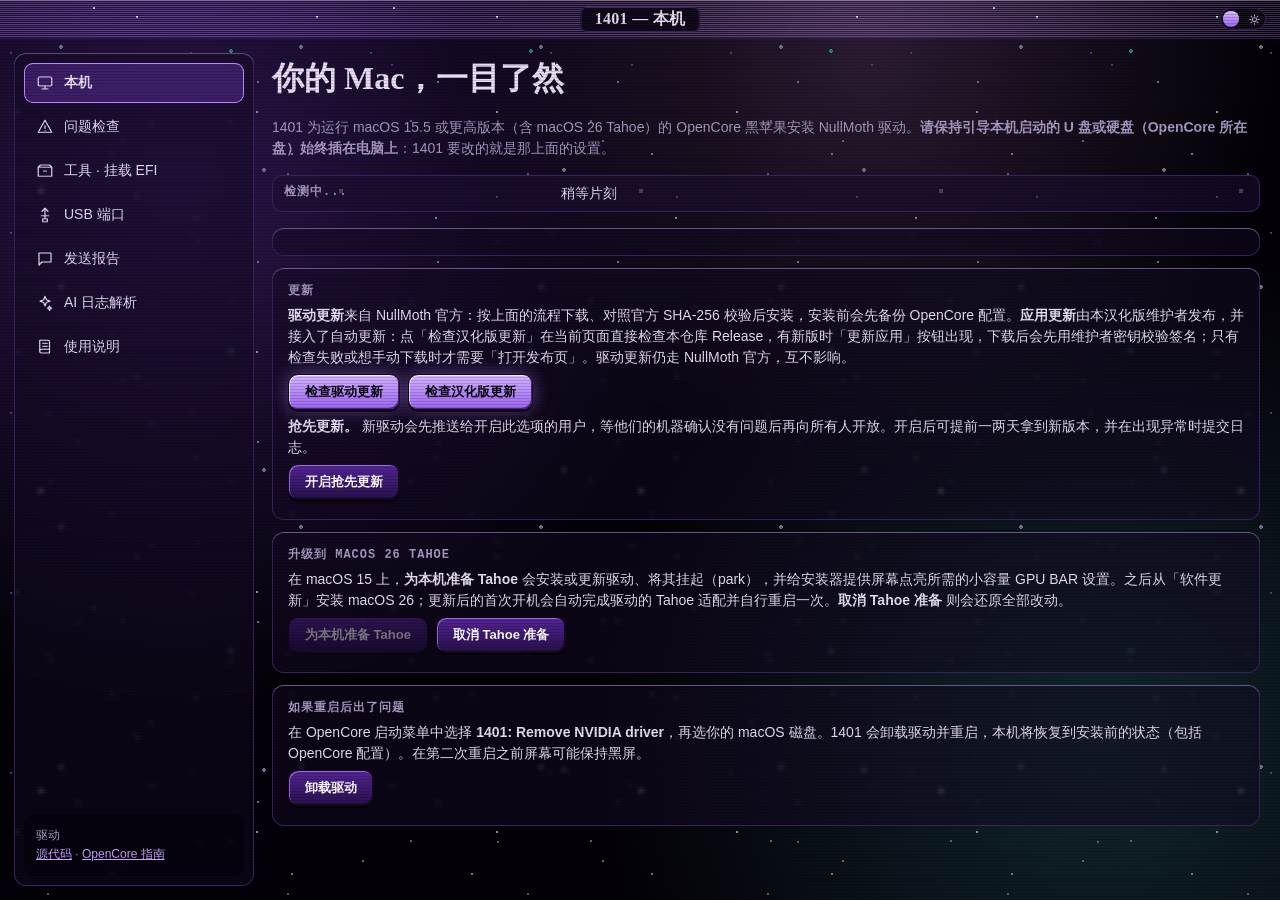
<file: mac/Resources/index.html>
<!doctype html>
<html lang="zh-CN"><head><meta charset="utf-8">
<meta http-equiv="Content-Security-Policy" content="default-src 'none'; img-src 'self'; style-src 'self'; script-src 'self'; connect-src https: http://127.0.0.1:* http://localhost:* http://127.0.0.1:11434 http://localhost:11434">
<title>1401</title>
<link rel="stylesheet" href="app.css">
</head><body>
<div class="desk" id="desk">
<div class="sky sky1" aria-hidden="true"></div><div class="sky sky2" aria-hidden="true"></div><div class="sky sky3" aria-hidden="true"></div>

<header class="bar">
<span class="ttl" id="ttl">1401 — 本机</span>
<button type="button" class="theme" id="theme" aria-label="切换浅色与深色模式">
<svg class="moon" viewBox="0 0 12 12" aria-hidden="true"><path d="M8.5 7.5A4 4 0 0 1 4.5 2.2a4 4 0 1 0 4 5.3z"/></svg>
<svg class="sun" viewBox="0 0 12 12" aria-hidden="true"><circle cx="6" cy="6" r="2.2"/><path d="M6 .8v1.4M6 9.8v1.4M.8 6h1.4M9.8 6h1.4M2.3 2.3l1 1M8.7 8.7l1 1M2.3 9.7l1-1M8.7 3.3l1-1"/></svg>
<span class="knob"></span></button>
</header>

<div class="main">
<nav class="pane side" aria-label="分区">
<button type="button" class="nav tab on" data-t="drv" data-title="本机"><svg class="i" viewBox="0 0 24 24" aria-hidden="true"><rect x="3" y="4" width="18" height="12" rx="2"/><path d="M8 20h8M12 16v4"/></svg>本机</button>
<button type="button" class="nav tab" data-t="efi" data-title="问题检查"><svg class="i" viewBox="0 0 24 24" aria-hidden="true"><path d="M12 3l9 16H3z"/><path d="M12 10v4M12 17h.01"/></svg>问题检查<span class="count" id="efin" hidden></span></button>
<button type="button" class="nav tab" data-t="tools" data-title="工具"><svg class="i" viewBox="0 0 24 24" aria-hidden="true"><path d="M3 7h18v12H3z"/><path d="M3 7l3-3h12l3 3M10 12h4"/></svg>工具 · 挂载 EFI</button>
<button type="button" class="nav tab" data-t="usb" data-title="USB 端口"><svg class="i" viewBox="0 0 24 24" aria-hidden="true"><path d="M12 3v14M8 7l4-4 4 4M7 13h10M9 21h6v-4H9z"/></svg>USB 端口</button>
<button type="button" class="nav tab" data-t="crash" data-title="发送报告"><svg class="i" viewBox="0 0 24 24" aria-hidden="true"><path d="M4 4h16v12H8l-4 4z"/></svg>发送报告</button>
<button type="button" class="nav tab" data-t="ailog" data-title="AI 日志解析"><svg class="i" viewBox="0 0 24 24" aria-hidden="true"><path d="M12 3l1.8 4.7L18.5 9.5l-4.7 1.8L12 16l-1.8-4.7L5.5 9.5l4.7-1.8z"/><path d="M18 16l.8 2.2L21 19l-2.2.8L18 22l-.8-2.2L15 19l2.2-.8z"/></svg>AI 日志解析</button>
<button type="button" class="nav tab" data-t="help" data-title="使用说明"><svg class="i" viewBox="0 0 24 24" aria-hidden="true"><path d="M5 3h11a2 2 0 0 1 2 2v15H7a2 2 0 0 1-2-2z"/><path d="M5 17a2 2 0 0 1 2-2h11M9 7h6M9 11h6"/></svg>使用说明</button>
<div class="sidefoot">驱动 <span id="ver"></span><br><a href="#" id="src">源代码</a> · <a href="#" id="ocg">OpenCore 指南</a></div>
</nav>

<main class="content">

<section id="t-drv">
<h1>你的 Mac，一目了然</h1>
<p class="lede">1401 为运行 macOS 15.5 或更高版本（含 macOS 26 Tahoe）的 OpenCore 黑苹果安装 NullMoth 驱动。<b>请保持引导本机启动的 U 盘或硬盘（OpenCore 所在盘）始终插在电脑上</b>：1401 要改的就是那上面的设置。</p>
<table class="pc"><tbody id="mac"><tr><th>检测中...</th><td>稍等片刻</td></tr></tbody></table>

<div id="verdict" class="pane card"></div>

<div id="steps" class="pane card" hidden>
<p class="sh">操作流程</p>
<ol class="todo">
<li id="s1"><b>获取驱动。</b> <span id="s1t"></span> <button type="button" class="b go" id="dl" hidden>下载驱动</button> <span id="dlp"></span></li>
<li id="s2"><b>先看清楚再动手。</b> 1401 会读取你的 OpenCore 配置，并列出它要做的每一处改动。此步不会改任何东西。（macOS 会要求输入密码。） <button type="button" class="b" id="dry" disabled>预览改动清单</button></li>
<li id="s3"><b>安装。</b> 自动备份你的 OpenCore 配置，只执行清单中列出的改动，安装驱动，并在启动菜单里加入 <i>1401: Remove NVIDIA driver</i>。 <button type="button" class="b go" id="go" disabled>安装驱动</button></li>
<li id="s4"><b>重启。</b> 如果 macOS 提示系统扩展被阻止，打开 <a href="#" id="priv">隐私与安全性</a>，点「允许」，然后再重启一次。 <button type="button" class="b" id="rs" disabled>立即重启</button></li>
</ol>
<p id="efirow" hidden>无法确认启动分区。请选择本机启动时所用的 OpenCore 分区： <select id="efi"></select> <button type="button" class="b" id="cfgpick">手动选择 config.plist 文件...</button></p>
</div>

<div id="logwrap" class="pane card" hidden><p class="sh">1401 正在进行的工作</p><pre id="log" aria-live="polite"></pre>
<p class="small"><a href="#" id="logs">打开日志文件夹</a></p></div>

<div class="pane card"><p class="sh">更新</p>
<p><b>驱动更新</b>来自 NullMoth 官方：按上面的流程下载、对照官方 SHA-256 校验后安装，安装前会先备份 OpenCore 配置。<b>应用更新</b>由本汉化版维护者发布，并接入了自动更新：点「检查汉化版更新」在当前页面直接检查本仓库 Release，有新版时「更新应用」按钮出现，下载后会先用维护者密钥校验签名；只有检查失败或想手动下载时才需要「打开发布页」。驱动更新仍走 NullMoth 官方，互不影响。</p>
<p class="row"><button type="button" class="b go" id="updchk">检查驱动更新</button> <button type="button" class="b go" id="zhupd">检查汉化版更新</button> <button type="button" class="b" id="zhrel" hidden>打开发布页</button> <button type="button" class="b go" id="upddrv" hidden>更新驱动</button> <button type="button" class="b go" id="updapp" hidden>更新应用</button> <span id="updr"></span> <span id="appupdstat"></span></p>
<p><b>抢先更新。</b> 新驱动会先推送给开启此选项的用户，等他们的机器确认没有问题后再向所有人开放。开启后可提前一两天拿到新版本，并在出现异常时提交日志。</p>
<p class="row"><button type="button" class="b" id="earlyon">开启抢先更新</button> <button type="button" class="b" id="earlyoff" hidden>关闭抢先更新</button> <span id="earlyr"></span></p></div>

<div class="pane card"><p class="sh">升级到 macOS 26 Tahoe</p>
<p>在 macOS 15 上，<b>为本机准备 Tahoe</b> 会安装或更新驱动、将其挂起（park），并给安装器提供屏幕点亮所需的小容量 GPU BAR 设置。之后从「软件更新」安装 macOS 26；更新后的首次开机会自动完成驱动的 Tahoe 适配并自行重启一次。<b>取消 Tahoe 准备</b> 则会还原全部改动。</p>
<p class="row"><button type="button" class="b" id="upd" disabled>为本机准备 Tahoe</button> <button type="button" class="b" id="swu" hidden>打开软件更新</button> <button type="button" class="b" id="updc">取消 Tahoe 准备</button> <span id="updt"></span></p></div>

<div class="pane card"><p class="sh">如果重启后出了问题</p>
<p>在 OpenCore 启动菜单中选择 <b>1401: Remove NVIDIA driver</b>，再选你的 macOS 磁盘。1401 会卸载驱动并重启，本机将恢复到安装前的状态（包括 OpenCore 配置）。在第二次重启之前屏幕可能保持黑屏。</p>
<p class="row"><button type="button" class="b" id="rm">卸载驱动</button></p></div>
</section>

<section id="t-efi" hidden>
<div class="head"><div><h1>检查我的 EFI</h1>
<p class="lede">对照与你机型相同/相近的机器验证过的配置，检查本机启动所用的 OpenCore 设置，并解释需要修改的地方及具体步骤。只读不写：不会改动任何东西。会要求输入一次密码。</p></div>
<button type="button" class="b go" id="efichk">检查我的 EFI</button></div>
<p id="efichkr"></p>
<div id="efiout"></div>
</section>

<section id="t-tools" hidden>
<h1>工具</h1>
<div class="pane card"><p class="sh">挂载 EFI</p>
<p>EFI 分区保存着你的引导设置。1401 会找到本机启动所用的那个分区，挂载并在访达中打开它。会要求输入一次密码。</p>
<p class="row"><button type="button" class="b go" id="efimount">挂载 EFI</button> <span id="efimountr"></span></p></div>
<div class="pane card"><p class="sh">启动文字（verbose 模式）</p>
<p>开机时显示 macOS 的启动过程细节，而不是只有苹果标志。排查启动卡住时有用。下次重启后生效。</p>
<p class="row"><button type="button" class="b" id="vbon">开启 verbose 模式</button> <button type="button" class="b" id="vboff">关闭 verbose 模式</button></p></div>
<div class="pane card"><p class="sh">内建屏幕亮度（笔记本）</p>
<p>适用于内屏直连 NVIDIA GPU 的笔记本（MUX 已设为 Discrete 或 dGPU）。开启后驱动可从笔记本固件读取面板的亮度控制。默认关闭，因为该调用曾导致部分机器在 GPU 启动时卡住；如果你也卡在那里，请在启动菜单选 <b>1401: Start once without NVIDIA driver</b>，然后在这里把它关掉。</p>
<p class="row"><button type="button" class="b" id="blon">开启亮度控制</button> <button type="button" class="b" id="bloff">关闭亮度控制</button></p></div>
<div class="pane card"><p class="sh">HiDPI（Retina）分辨率模式</p>
<p>让 HiDPI「看起来像」分辨率可用，例如在 2560x1440 屏上使用 1920x1080，包括用 BetterDisplay 等工具添加的自定义分辨率。不开启时这类分辨率会被拒绝并弹回。开启后驱动会以最高两倍于屏幕的尺寸绘制桌面，会占用更多显存。下次重启后生效。</p>
<p class="row"><button type="button" class="b" id="hdon">开启 HiDPI 模式</button> <button type="button" class="b" id="hdoff">关闭 HiDPI 模式</button></p></div>
<div class="pane card" id="autologin" hidden><p class="sh">自动登录</p>
<p>驱动缺失期间，1401 开启了自动登录以便本机能进入桌面。这会把你的密码以可被任何能读取磁盘的人还原的形式存储。驱动正常工作后，请关闭它。</p>
<p class="row"><button type="button" class="b" id="autologinoff">关闭自动登录</button></p></div>
<div class="pane card"><p class="sh">混合输出笔记本（内屏由 Intel 或 AMD 处理器显卡驱动）</p>
<p>多数游戏笔记本把内屏接在处理器显卡上，NVIDIA 卡没有可绘制的屏幕。此功能会在 NVIDIA 驱动旁安装一个面板驱动（Intel 显卡用 Intel 版，带 Radeon 显卡的 Ryzen 用 AMD 版）：NVIDIA 负责渲染，渲染完的每一帧经处理器显卡送到屏幕。Ryzen 笔记本需先关闭 OpenCore 的 Fix PAT 补丁（见 docs/HYBRID-LAPTOPS.md，仅英文版）。<b>复制（copy）</b>方式适用于 Intel 第 11 代及更新；<b>原位扫描输出（scan out in place）</b>是第 12、13 代上更快的等级。此功能尚未在混合输出笔记本上实测，你的「发送日志」就是帮它完善的方式。它需要 NVIDIA 驱动已安装，且上方已校验驱动包。</p>
<p>如果屏幕保持黑屏，请在启动菜单选 <b>1401: Start once without NVIDIA driver</b>，然后在这里关闭。关闭时会一并移除面板驱动。</p>
<p class="row"><button type="button" class="b" id="hybcopy">开启（复制方式）</button> <button type="button" class="b" id="hybimport">开启（原位扫描输出）</button> <button type="button" class="b" id="hyboff">关闭</button> <span id="hybstate"></span></p></div>
<div class="pane card" id="vmdpane" hidden><p class="sh">位于 Intel VMD 或 RAID 之后的硬盘</p>
<p>macOS 只能使用固件以普通 AHCI 或 NVMe 磁盘形式呈现的硬盘。这台机器使用 Intel VMD 或 RAID 存储控制器，内置硬盘可能因此对 macOS 隐藏。两种绕过办法：</p>
<p><b>安装到外置硬盘。</b> 插上 USB SSD（或不在 VMD 之后的 SSD），从 1401 U 盘把 macOS 装上去。内置硬盘和 Windows 不会被动到。在 1401 for Windows 中，构建前勾选 <b>Install macOS on an external drive</b>。</p>
<p><b>关闭 VMD。</b> 1401 for Windows 在构建时会显示你主板的 BIOS 设置路径，并提供 <b>Prepare Windows</b>、<b>Finish</b> 和 <b>Undo</b> 三个选项：Prepare 创建还原点、暂停 BitLocker 并设置标准驱动；随后你在 BIOS 中关闭 VMD；Finish 让 Windows 恢复正常启动；Undo 把每个值改回原样。这些步骤只能在 Windows 上执行，所以本应用只作说明。</p></div>
<div class="pane card" id="exppane"><p class="sh">实验性驱动与功能</p>
<p class="row"><button id="expall" type="button">全选</button> <button id="expnone" type="button">全不选</button></p>
<p>均为离线编写与测试，尚未在所有机型上验证。每一项在勾选并点击「应用」前都保持<b>关闭</b>，且都需要<b>重启</b>。取消勾选再点「应用」即可完全还原；你自己手动设置的参数永远不会被移除。</p>
<p class="small">每一项具体做什么、开启后会有什么影响、哪些不建议开，见左侧栏「使用说明」→ <b>六、实验性驱动与功能</b>。</p>
<p class="row"><label><input type="checkbox" class="expitem" id="exp-kbl" data-id="kbl"> <b>键盘背光</b></label> 笔记本键盘背光按键与亮度调节（NMKbdBacklight kext）。由 OpenCore 加载的驱动：1401 2.9 构建的 EFI 已自带且默认关闭，「应用」会将其开启（旧 EFI 会先从已装的 NVIDIA 驱动中复制进来）。需要 VirtualSMC。离线构建与校验；尚未在笔记本上实测。</p>
<p class="row"><label><input type="checkbox" class="expitem" id="exp-hda" data-id="hda"> <b>NVIDIA 显示音频（含音量控制，macOS 15）</b></label> 来自 NVIDIA 卡的 HDMI / DisplayPort 音频，经 Apple HD Audio 驱动输出，音量滑块和静音可用（NMHDA 驱动）。由 OpenCore 加载，管理方式同键盘背光。仅限 macOS 15：macOS 26 使用 NMXAudio。</p>
<p class="row"><label><input type="checkbox" class="expitem" id="exp-kblhid" data-id="kblhid"> <b>键盘背光（HID 通道）</b></label> 走部分笔记本使用的 HID 通道，功能相同。需先开启上一项。</p>
<p class="row"><label><input type="checkbox" class="expitem" id="exp-tgp" data-id="tgp"> <b>笔记本 GPU 功耗上限</b></label> 接电源时允许 NVIDIA GPU 使用平台完整功耗上限（Dynamic Boost）；用电池时自动释放。</p>
<p class="row"><label><input type="checkbox" class="expitem" id="exp-igpuproxy" data-id="igpuproxy"> <b>内屏走核显</b></label> 混合输出笔记本：当面板接在核显上时，通过代理显示头呈现内屏。</p>
<p class="row"><label><input type="checkbox" class="expitem" id="exp-xvt" data-id="xvt"> <b>AMD / Intel 视频解码</b></label> AMD 和 Intel GPU 上的 AV1 与 VP9 硬件解码。</p>
<p class="row"><label><input type="checkbox" class="expitem" id="exp-hybrid20" data-id="hybrid20"> <b>混合输出笔记本：最新 Intel 显卡</b></label> 让混合面板驱动在 Lunar Lake 与 Panther Lake 显卡上正常唤醒。仅在混合笔记本模式开启时有关；依据 Linux 显示代码编写，尚未在该硬件上运行。</p>
<p class="row"><label><input type="checkbox" class="expitem" id="exp-rtd3" data-id="rtd3"> <b>空闲 GPU 深度休眠</b></label> 空闲时让 NVIDIA 卡进入最深省电状态（runtime D3）。离线编写与测试；其功耗收益和唤醒表现在推荐前会先在工作室机器上测量。</p>
<p class="row"><label><input type="checkbox" class="expitem" id="exp-aspm" data-id="aspm"> <b>空闲链路省电</b></label> 卡空闲时让 NVIDIA 卡与主板间的 PCIe 链路进入休眠（ASPM L1），两端都支持时才生效。默认关闭：驱动会保持固件设定的链路状态，因为在未针对此设计的主板上链路休眠可能导致卡死或掉卡。如果空闲时屏幕冻结，请把这项关掉。</p>
<p class="row"><label><input type="checkbox" class="expitem" id="exp-gameprio" data-id="gameprio"> <b>游戏 GPU 优先级</b></label> 提升游戏的 GPU 调度优先级。</p>
<p class="row"><label><input type="checkbox" class="expitem" id="exp-hwrt" data-id="hwrt"> <b>硬件光线查询</b></label> 通过 NullMoth 自己的加速结构在 RT 核心上执行光线查询。</p>
<p class="row"><label><input type="checkbox" class="expitem" id="exp-curves" data-id="curves"> <b>光线追踪中的曲线图元</b></label> 光线查询中支持曲线（软件遍历，速度较慢）。</p>
<p class="row"><label><input type="checkbox" class="expitem" id="exp-tile" data-id="tile"> <b>Metal 瓦片着色</b></label> 为使用该特性的应用启用瓦片着色。</p>
<p class="row"><label><input type="checkbox" class="expitem" id="exp-icb" data-id="icb"> <b>GPU 编码的命令列表</b></label> 由 GPU 写入的间接命令缓冲。</p>
<p class="row"><button type="button" class="b" id="expapply">应用</button> <span id="expr"></span></p></div>
<div class="pane card"><p class="sh">GPU 加速（boost）</p>
<p>开启期间将 NVIDIA 卡锁定在最高频率，适合受 GPU 空闲到繁忙爬升限制的工作负载。代价是功耗和发热，所以在你手动开启前保持关闭。它会从已校验的驱动包安装一个小型后台任务；任何以 root 运行的内容之前都会先校验包内文件清单。关闭即停止锁频；「移除」则把任务从本机删掉。</p>
<p class="row"><button type="button" class="b" id="boston">开启</button> <button type="button" class="b" id="bostoff">关闭</button> <button type="button" class="b" id="bostrm">移除任务</button> <button type="button" class="b" id="bostat">状态</button> <span id="bostr"></span></p></div>
<div class="pane card"><p class="sh">Ryzen 笔记本功耗配置</p>
<p>Ryzen 笔记本默认按处理器出厂功耗上限运行，用电池时又吵又热。此功能通过 NullMoth 的 RyzenAdj 构建设置一组更安静的配置（默认持续 13 W、慢速 14 W、快速 15 W、70 &deg;C；开启前可在下方修改数值）。它会安装一个只有在开启后才能与处理器电源控制器通信的小内核扩展，以及一个以 root 运行的任务。在你选择开启前保持关闭。</p>
<p>如遇异常，在这里关闭即可：这会移除后台任务、内核扩展和引导设置。</p>
<p class="row">瓦数：持续 <input id="ryst" type="number" min="5" max="65" value="13" style="width:4em"> 慢速 <input id="rysl" type="number" min="5" max="65" value="14" style="width:4em"> 快速 <input id="ryfa" type="number" min="5" max="65" value="15" style="width:4em"> &nbsp; 温度上限 <input id="rytm" type="number" min="50" max="100" value="70" style="width:4em"> &deg;C（瓦数 5–65，持续 ≤ 慢速 ≤ 快速；温度 50–100）</p>
<p class="row"><button type="button" class="b" id="ryzon">开启</button> <button type="button" class="b" id="ryzoff">关闭</button> <button type="button" class="b" id="ryzstat">状态</button></p></div>
<div class="pane card"><p class="sh">AMD / Intel GPU 与 NPU 驱动（测试版）</p>
<p>适用于 macOS 没有驱动的 AMD 和 Intel GPU（Ryzen APU、Radeon RX 7000/9000、Intel Iris Xe 与 Arc 显卡），以及 Intel Core Ultra 和 AMD Ryzen AI 处理器中的 NPU。早期测试版本：你的「发送日志」就是帮它完善的方式。它只从 linux-firmware 下载你的 GPU 和 NPU 所需的固件（逐个文件校验），下次重启后生效。</p>
<p>如果这块 GPU 正在驱动你的屏幕，屏幕可能保持黑屏。此时请在启动菜单选 <b>1401: Start once without NVIDIA driver</b>（它也会挂起这个驱动），然后在这里关闭。</p>
<p class="row"><button type="button" class="b" id="gpuon">开启测试驱动</button> <button type="button" class="b" id="gpuoff">关闭测试驱动</button></p>
<p><b>测试计划。</b> 测试驱动开启期间，每次重启后 1401 会发送一份简短报告：驱动的内核消息、崩溃记录（如有）以及你的 GPU 和构建版本（已去除名称与序列号）。可随时退出。</p>
<p class="row"><button type="button" class="b" id="teston">加入测试计划</button> <button type="button" class="b" id="testoff">退出测试计划</button> <span id="testr"></span></p></div>
<div class="pane card" id="xecard" hidden><p class="sh">Intel Xe 显卡（WhateverXe，测试版）</p>
<p>适用于 macOS 15.8 或 26.7 及以上版本的 Tiger Lake、Alder Lake 和 Raptor Lake Intel 显卡。使用 b00t0x 的 <a href="https://github.com/b00t0x/WhateverXe">WhateverXe</a>：1401 把它加入 OpenCore，你重启后再次点击 <b>开启</b> 即可安装其显卡组件包。组件直接来自作者的 GitHub，逐个校验。开启期间 WhateverGreen 会被停用；<b>关闭</b>会还原所有改动。</p>
<p>如果重启后屏幕保持黑屏，请在启动菜单选 <b>1401: Start once without NVIDIA driver</b>：该次启动同样会停用 WhateverXe。然后在这里关闭。</p>
<p class="row"><button type="button" class="b" id="xeon">开启</button> <button type="button" class="b" id="xeoff">关闭</button></p></div>
<div class="pane card" id="gmcard"><p class="sh">游戏模式</p>
<p>当游戏位于前台并全屏时，优先把处理器让给游戏、限制后台索引和其他应用占用显卡，退出游戏后全部还原。开启期间菜单栏会出现一个手柄图标。开启前保持关闭，关闭即移除。</p>
<p class="row"><button type="button" class="b" id="gmon">开启</button> <button type="button" class="b" id="gmoff" hidden>关闭</button> <span id="gmr" class="small"></span></p></div>
<div class="pane card"><p class="sh">麦克风与摄像头</p>
<p>装上驱动后，macOS 不会在应用使用麦克风或摄像头前征询许可，导致 Discord 之类的应用只收到静音，也从不出现在「隐私与安全性」里。在这里选择应用，授权其使用麦克风、摄像头和屏幕录制。</p>
<p class="row"><button type="button" class="b" id="tccg">选择应用并授权...</button> <span id="tccr"></span></p></div>
<div class="pane card"><p class="sh">驱动设置</p>
<p>HDR、10-bit 色彩、可变刷新率、色彩范围、缩放、环绕、帧率限制等设置，并显示 GPU 的链路与显存信息。每处改动都会完整展示并先征得确认。</p>
<p class="row"><button type="button" class="b" id="settings">打开驱动设置...</button></p></div>
<div class="pane card"><p class="sh">GPU 画像（实验性）</p>
<p>对本机 GPU 进行几分钟的测量：Metal 报告了什么、正确性检查、显存与算力速度，以及若干测试着色器。不改动任何东西，也不触碰显示模式。结果保存在日志文件夹，「发送日志」会一并上传，让下一版驱动能针对你的显卡调优。</p>
<p class="row"><button type="button" class="b" id="gpumap">测量我的 GPU</button> <span id="gpumapr"></span></p></div>
<div class="pane card" id="armcard"><p class="sh">ARM 应用（自愿开启）</p>
<div id="armreq" hidden><p><b id="armreqt"></b></p>
<p class="row"><button type="button" class="b go" id="armreqon" hidden>开启</button> <a href="#" id="armreqno">暂不</a></p></div>
<p>仅面向 Apple 芯片构建的应用可以被转译后在本机上运行。你自己开发的 iPhone / iPad 应用（未经 App Store 加密的 .ipa）会先打包成 Mac 应用再转译。小应用转译需几分钟，大应用可能要一小时以上。原应用永不改动：转译副本放在「应用程序 &gt; NullMoth ARM」。关闭此功能会移除转译器和已转译副本，你的 2.7 驱动照常工作。</p>
<p class="row"><button type="button" class="b" id="armon">开启</button> <button type="button" class="b" id="armoff" hidden>关闭</button> <button type="button" class="b" id="armchk" hidden>检查本机</button> <button type="button" class="b" id="armclt" hidden>安装命令行工具</button> <button type="button" class="b go" id="armtr" hidden disabled>转译应用...</button> <button type="button" class="b" id="armfolder">打开转译文件夹</button></p>
<p id="armr"></p>
<div id="armprog" hidden><progress id="armbar" max="100" style="width:100%"></progress>
<p class="row"><span id="armmsg" class="small"></span> <button type="button" class="b" id="armcancel">取消</button></p></div>
<div id="armapps"></div>
<div id="armbrew" hidden><p><b>Homebrew</b></p>
<p class="small">两套 Homebrew 并存，和 Apple 芯片 Mac 一样：ARM 版在 /opt/homebrew，安装 Homebrew 的 Apple 芯片包并为本机转译；Intel 版在 /usr/local，原生运行但多数从源码构建，因为 Homebrew 已停止发布 Intel 包。在终端里，<code>abrew</code> 永远是 ARM，<code>ibrew</code> 永远是 Intel，<code>brew</code> 则由你在下面选择。</p>
<p class="row"><select id="armbrewpick"><option value="both">ARM 和 Intel</option><option value="arm">仅 ARM (/opt/homebrew)</option><option value="intel">仅 Intel (/usr/local)</option></select> <select id="armbrewprim"><option value="arm">brew = ARM</option><option value="intel">brew = Intel</option></select> <button type="button" class="b" id="armbrewgo">设置 Homebrew</button></p>
<p id="armbrewr" class="small"></p></div></div>
</section>

<section id="t-usb" hidden>
<h1>USB 端口</h1>
<div class="pane card"><p class="sh">映射你的 USB 端口</p>
<p>macOS 每个 USB 控制器最多只用 15 个端口，也不知道你的机箱实际有哪几个。1401 会在你插设备时观察端口，然后为你选中的端口写入映射表。重启后请再次测试，包括 USB-C 正反两个方向和睡眠唤醒。</p>
<ol class="todo">
<li><b>开始观察。</b> <button type="button" class="b go" id="uw">开始</button></li>
<li><b>把你用的每个端口逐个插上设备。</b> USB 3 U 盘最理想；USB-C 口正反各插一次。1401 看到某个端口时它会变<span class="good">绿色</span>。</li>
<li><b>检查列表</b>，为每个端口选择插头类型，然后 <button type="button" class="b go" id="uwr">写入映射表</button>（macOS 会要求输入密码；你的 OpenCore 配置会先被备份）。</li>
</ol>
<p id="uerr" class="bad"></p></div>
<div id="ports"></div>
</section>

<section id="t-crash" hidden>
<h1>还有问题？</h1>
<div class="pane card"><p class="sh">发送日志</p>
<p>1401 会发送它做过的操作、驱动状态、崩溃报告、OpenCore 启动日志和数值化设备映射，并已去除名称、序列号和地址。你会得到一个报告 ID，可贴到 NullMoth Discord 求助。</p>
<p class="small">如果驱动无法转译某个着色器，最多 24 个这样的着色器（每个包最多 4 MB，来自你运行过的应用）会随报告附上，以便复现问题。只有你按下按钮才会发送。不想让驱动保留它们，可创建空文件 /Library/GPUBundles/nvmtl/no-failed-air。</p>
<p class="row"><button type="button" class="b go" id="sl">向 NullMoth 发送日志</button> <button type="button" class="b" id="fl">记录闪烁</button></p>
<p class="small">记录闪烁：屏幕闪烁时按下它。1401 会记录 20 秒驱动向显示器送帧的过程，并随日志一起发送。</p>
<p id="slr"></p></div>
<div class="pane card"><p class="sh">崩溃报告</p>
<p>如果驱动导致本机崩溃，1401 会在下次登录时询问是否生成报告。它是你桌面上的一份文本文件，包含硬件信息和故障详情，且已去除你的姓名、Mac 名称、序列号、地址和文件路径。<b>1401 绝不会自行发送它。</b></p>
<p id="cr"></p>
<p class="row"><button type="button" class="b" id="mk">生成报告</button> <button type="button" class="b" id="up">打开上传页面</button> <button type="button" class="b" id="cf">请作者喝咖啡</button> <button type="button" class="b" id="cr">致谢名单</button></p></div>
<div class="pane card"><p class="sh">可选诊断</p>
<p>此版本中捕获功能不可用。「发送日志」仍会收集硬件、内核与恐慌（panic）证据。安全设置没有任何变化。</p>
<p class="row"><button type="button" class="b" id="od">检查可选诊断</button> <button type="button" class="b" id="dr">导入已保存的凭据回执</button></p>
<p class="small">检查可用性不会启动任何采集。已保存的回执需要其独立的会话上传权限和一次单独的「发送日志」确认。</p>
<p id="odr"></p><p id="drr"></p></div>
<p class="legal">© 2026 NullMoth Systems. NullMoth 和飞蛾标志是 NullMoth Systems 的商标。</p>
</section>


<section id="t-ailog" hidden>
<h1>AI 日志解析</h1>
<p class="lede">把 -v 启动日志、panic 崩溃日志、OpenCore 日志或 1401 运行日志贴进来，先做离线中文诊断；需要更深的分析再交给 AI。日志默认不会离开这台电脑。</p>

<div class="pane card" id="aidrop">
<p class="sh">一、导入日志</p>
<p class="small">支持直接粘贴、拖进本页，或选择 .log / .txt / .ips / .panic 文件（可多选）。点「打开日志文件夹」能找到 1401 自己生成的日志。本地解析完全离线，不联网、不上传。</p>
<textarea id="aiinput" class="ai-in" spellcheck="false" placeholder="在这里粘贴日志…&#10;例如 -v 启动滚屏文字、崩溃报告 .ips 内容、log show 输出、1401 四步安装日志"></textarea>
<div class="row ai-gap">
<button type="button" class="b" id="aifilebtn">选择日志文件</button>
<input type="file" id="aifile" class="ai-hide" multiple accept=".log,.txt,.text,.ips,.panic,.json,.rtf">
<button type="button" class="b go" id="airun">本地智能解析</button>
<button type="button" class="b" id="aiexample">载入示例</button>
<button type="button" class="b" id="ailogsfolder">复制日志目录路径</button>
<button type="button" class="b" id="aiclear">清空</button>
<span class="small" id="aistat">尚未导入日志</span>
</div>
</div>

<div class="pane card">
<p class="sh">二、交给 AI 深度分析（可选）</p>
<p class="small"><b>方式 A</b>：填好接口后点「AI 深度分析」，把日志和本地诊断摘要一起发给大模型。<b>方式 B（推荐，任何环境都能用）</b>：点「复制 AI 提示词」，再点「打开 AI 网页」粘贴进去。密钥只保存在本机，不经过 NullMoth，日志也不会自动上传。</p>
<details class="ai-det" id="aicfg">
<summary>接口设置（点开填写）</summary>
<div class="ai-form">
<label class="ai-lb">服务商预设<select id="aipreset" class="ai-fld">
<option value="deepseek">DeepSeek</option>
<option value="qwen">通义千问（兼容模式）</option>
<option value="moonshot">Moonshot / Kimi</option>
<option value="openai">OpenAI</option>
<option value="ollama">本机 Ollama</option>
<option value="custom">自定义</option>
</select></label>
<label class="ai-lb">接口地址（OpenAI 兼容 /v1）<input id="aibase" class="ai-fld" type="text" spellcheck="false" placeholder="https://api.deepseek.com/v1"></label>
<label class="ai-lb">模型名称<input id="aimodel" class="ai-fld" type="text" spellcheck="false" placeholder="deepseek-chat"></label>
<label class="ai-lb">API Key（本机 Ollama 可留空）<input id="aikey" class="ai-fld" type="password" spellcheck="false" placeholder="sk-..."></label>
<label class="ai-lb">AI 网页（用于粘贴提示词）<input id="aisite" class="ai-fld" type="text" spellcheck="false" placeholder="https://chat.deepseek.com/"></label>
</div>
<div class="row ai-gap">
<button type="button" class="b" id="aisavecfg">保存设置</button>
<button type="button" class="b" id="aiclearcfg">清除设置</button>
</div>
<p class="small ai-gap">本机 Ollama 用 <code>http://127.0.0.1:11434/v1</code>；若被跨域拦截，可在 Mac 上设置 <code>OLLAMA_ORIGINS=*</code> 后重启 Ollama。多数云端大模型不允许从本地网页直连，遇到 CORS 报错请改用「复制 AI 提示词」。</p>
</details>
<div class="row ai-gap">
<button type="button" class="b go" id="aiai">AI 深度分析</button>
<button type="button" class="b" id="aicopy">复制 AI 提示词</button>
<button type="button" class="b" id="aiopen">打开 AI 网页</button>
<span class="small" id="aiapistat">未配置接口也能用「复制 AI 提示词」。</span>
</div>
</div>

<div class="pane card" id="airesultcard" hidden>
<p class="sh">三、分析结果</p>
<div id="aiout"><div id="aianswer"></div><div id="ailocal"></div></div>
</div>

<p class="small">本地规则库覆盖 panic、Lilu / kext、签名校验、显卡屏蔽、Optimus、ACPI、OpenCore、下载与权限等 20 多类常见问题，只作排障提示，不是官方诊断。改动 EFI 前务必备份，并保留 -v。</p>
</section>

<section id="t-help" hidden>
<h1>使用说明</h1>
<p class="lede">1401 中文汉化版 · 对应官方 v2.9。原有功能与官方一致，另新增「使用说明」与「AI 日志解析」两个汉化版专属页面；本页可随时回来查看。</p>

<div class="pane card"><p class="sh">一、这是什么</p>
<p>1401 是 NullMoth 官方提供的工具，用来在 OpenCore 黑苹果上安装、更新和移除 NVIDIA（NullMoth）驱动，适用 macOS 15.5 及以上（含 macOS 26 Tahoe）。</p>
<p class="small">本包不含驱动本体：驱动由 app 运行时从官方源下载并对照官方 SHA-256 校验。汉化范围包括主界面五个页面、驱动设置窗口 19 项设置、27 条 EFI 检查规则、窗口标题与全部提示；不触碰驱动、kext、EFI 内容。</p>
<p class="small">许可证 PolyForm Noncommercial 1.0.0，仅供非商业用途免费使用，与 NullMoth 官方无隶属关系。</p></div>

<div class="pane card"><p class="sh">二、第一次打开</p>
<p class="todo"><ol>
<li>把 1401汉化.app 拖进「应用程序」文件夹。</li>
<li>首次打开提示「无法验证开发者」时，右键点 app → 打开；或到 系统设置 → 隐私与安全性 点「仍要打开」。</li>
<li><b>动手之前先备份 EFI</b>：到「工具 · 挂载 EFI」挂载引导分区，把整个 EFI 文件夹复制到 U 盘。</li>
<li>保持引导本机启动的 U 盘或硬盘（OpenCore 所在盘）始终插在电脑上，1401 要改的就是那上面的配置。</li>
</ol></p></div>

<div class="pane card"><p class="sh">三、主界面五个页面</p>
<table class="pc"><tbody>
<tr><th>本机</th><td>硬件检测、驱动安装四步、更新检查、实验性功能</td></tr>
<tr><th>问题检查</th><td>按 27 条规则检查 EFI / config.plist，逐条给出修复步骤</td></tr>
<tr><th>工具 · 挂载 EFI</th><td>挂载 EFI 分区、选择 config.plist、打开日志文件夹</td></tr>
<tr><th>USB 端口</th><td>查看并定制 USB 端口映射</td></tr>
<tr><th>发送报告</th><td>收集日志发给官方（自愿，不点不发）</td></tr>
</tbody></table></div>

<div class="pane card"><p class="sh">四、驱动安装四步（「本机」页）</p>
<p class="todo"><ol>
<li><b>获取驱动</b> —— 下载官方驱动包并校验哈希。</li>
<li><b>先看清楚再动手</b> —— 列出每一处将改动的内容，此步不写入任何东西。</li>
<li><b>安装</b> —— 自动备份 OpenCore 配置，只执行清单内改动，并在启动菜单加入 1401: Remove NVIDIA driver。</li>
<li><b>重启</b> —— 若系统提示扩展被阻止，到 系统设置 → 隐私与安全性 点「允许」，再重启一次。</li>
</ol></p></div>

<div class="pane card"><p class="sh">五、驱动设置窗口</p>
<p>共 19 项，分「显示」「性能」两组。</p>
<p class="small"><b>显示</b>：HDR10、10 位色深、可变刷新率、输出色深 / 颜色格式 / 动态范围、数字振动、动态超级分辨率、HiDPI 模式、旋转缩放、环视多屏、笔记本面板亮度。</p>
<p class="small"><b>性能</b>：帧率上限、低延迟模式、着色器缓存上限、多张 N 卡、为应用指定显卡、内置按应用配置、系统内存保留。</p>
<p class="small">每项改动都会先展示将要写入的内容并请求确认。下拉选「默认」即交给驱动自行决定；<b>显示类设置属于引导参数，重启后生效</b>。不确定时保持「默认」最安全。</p></div>
<div class="pane card"><p class="sh">六、实验性驱动与功能（逐项说明）</p>
<p>位置：「本机」页往下拉，共 <b>14 个复选框</b>，上方是「全选 / 全不选」，底部是「应用」。官方明确说明：这些功能<b>均为离线编写与测试，尚未在所有机型上验证</b>，因此默认全部关闭。开启它们等于主动替官方做实机测试。</p>
<p class="todo"><ol>
<li><b>先备份 EFI</b>（见第二节），并确保能进入 OpenCore 启动菜单。</li>
<li><b>一次只勾一项</b>，然后点「应用」（需要管理员密码）。「全选 / 全不选」<b>只改变勾选框</b>，不点「应用」不会写入任何东西。</li>
<li><b>重启才生效</b>。重启后确认内屏、外接屏、睡眠唤醒、常用软件都正常，再考虑开下一项。</li>
<li>有异常就把勾取消、再点一次「应用」并重启，即可<b>完全还原</b>；你自己手动设置的参数永远不会被移除。</li>
</ol></p>
<p><b>点「应用」后改了什么</b>：把选中的标志写入 <code>/Library/NullMoth/experimental</code>（例如 <code>ON=igpuproxy</code>），驱动启动时读取；键盘背光、显示音频这类还会让 OpenCore 注入对应 kext，个别项会往 boot-args 追加参数（「内屏走核显」对应 <code>nvfbigpu=1</code>）。想确认当前开了哪些，直接查看这个文件即可。</p>
<p class="small"><b>风险</b>：这些开关直接改动驱动的电源管理、显示路径与 Metal 功能实现，最坏情况是黑屏、屏幕冻结、卡死或驱动加载失败。所以务必保留 <b>-v</b> 启动参数，别一次全开——多项叠加出问题就无法定位是谁导致的。<b>不建议点「全选」。</b></p>
</div>

<div class="pane card"><p class="sh">六 · A　笔记本与显示相关（6 项）</p>
<table class="pc"><tbody>
<tr><th>内屏走核显<br>igpuproxy</th><td>混合输出笔记本的内屏物理接在核显 / 集显上，开启后驱动用「代理显示头」把内屏呈现出来，内屏才有画面。<br><b>建议</b>：内屏接核显的双显卡笔记本（Optimus 机型）<b>应保持开启</b>；台式机、内屏直连 N 卡的机器不用开。这项通常还会追加 <code>nvfbigpu=1</code> 引导参数，因此属于会动 EFI 的项目。</td></tr>
<tr><th>键盘背光<br>kbl</th><td>让亮度按键调节笔记本键盘背光（NMKbdBacklight kext）。点「应用」会让 OpenCore 启用这个原本默认关闭的 kext，需要 VirtualSMC；2.9 构建的 EFI 已自带，旧 EFI 会从已装驱动里复制。<br><b>建议</b>：<b>可以试但别抱期待</b>——官方注明「尚未在笔记本上实测」，不同品牌的背光由 EC / 厂商固件控制，很可能无效或让亮度键行为异常。要开就单独开这一项验证。</td></tr>
<tr><th>键盘背光（HID 通道）<br>kblhid</th><td>部分笔记本的背光走 HID 通道，作用与上一项相同，<b>必须先开启「键盘背光」</b>才有效。<br><b>建议</b>：只在「键盘背光」开了却没反应时再试；单开它无效。</td></tr>
<tr><th>NVIDIA 显示音频<br>hda</th><td>把 N 卡的 HDMI / DisplayPort 音频交给 Apple HD Audio 驱动输出，音量滑块与静音可用（NMHDA kext，由 OpenCore 加载）。<b>仅限 macOS 15</b>；macOS 26 改用 NMXAudio。<br><b>建议</b>：只有在 macOS 15 且确实要把声音从外接显示器 / 功放输出时才有意义；macOS 26 用户<b>不用开</b>，没接 HDMI/DP 也不用开。</td></tr>
<tr><th>笔记本 GPU 功耗上限<br>tgp</th><td>接电源时允许 N 卡跑满平台完整功耗上限（Dynamic Boost），用电池时自动放开限制。<br><b>建议</b>：接电源玩游戏 / 跑渲染<b>可以试</b>，换来更高帧率，代价是功耗与发热上升、风扇更响；只在意续航就别开。</td></tr>
<tr><th>混合输出笔记本：<br>最新 Intel 显卡<br>hybrid20</th><td>让混合面板驱动在 Lunar Lake / Panther Lake 这些新 Intel 核显上正常唤醒；仅在混合笔记本模式开启时有关，代码依据 Linux 显示驱动编写，官方注明尚未在该硬件上跑过。<br><b>建议</b>：<b>只有这些新 Intel 平台才适用</b>；AMD 平台、老 Intel 核显、台式机开了也没用，别开。</td></tr>
</tbody></table></div>

<div class="pane card"><p class="sh">六 · B　省电与稳定性（2 项 · 风险最高）</p>
<table class="pc"><tbody>
<tr><th>空闲 GPU 深度休眠<br>rtd3</th><td>N 卡空闲时进入最深的省电状态（runtime D3）。官方说功耗收益与唤醒表现还要先在工作室机器上测量才敢推荐。<br><b>建议</b>：<b>不建议开</b>。省下的电有限，但可能出现睡下去唤不醒、唤醒黑屏、驱动掉卡；排查起来也难。</td></tr>
<tr><th>空闲链路省电<br>aspm</th><td>空闲时让 N 卡与主板的 PCIe 链路进入 ASPM L1 休眠，两端都支持才生效。驱动默认保持固件设定的链路状态，因为在未针对此设计的主板上，链路休眠<b>可能导致卡死或掉卡</b>。<br><b>建议</b>：<b>不建议开</b>。如果开了以后空闲时屏幕冻结，第一件事就是把它关掉。</td></tr>
</tbody></table></div>

<div class="pane card"><p class="sh">六 · C　图形与性能（6 项）</p>
<table class="pc"><tbody>
<tr><th>硬件光线查询<br>hwrt</th><td>用 NullMoth 自建的加速结构，在 N 卡的 RT 核心上执行光线查询，让支持 Metal 光追的应用获得硬件加速。<br><b>建议</b>：有 RT 核心的卡（Turing 及以后）且确实要跑光追应用时<b>可以试</b>；属于实验实现，可能画面错误或崩溃，普通桌面使用没必要开。</td></tr>
<tr><th>光线追踪中的曲线图元<br>curves</th><td>让光线查询支持曲线图元，但走的是<b>软件遍历、速度较慢</b>，需配合上一项。<br><b>建议</b>：除非某个应用明确报「缺曲线图元」，否则<b>不用开</b>，开了只会更慢。</td></tr>
<tr><th>Metal 瓦片着色<br>tile</th><td>为使用瓦片着色（tile shader）特性的应用启用该能力。<br><b>建议</b>：只对用到该特性的少数应用有效，桌面与多数游戏无感；不确定就<b>保持关闭</b>。</td></tr>
<tr><th>GPU 编码的命令列表<br>icb</th><td>启用由 GPU 写入的间接命令缓冲（indirect command buffer），供特定渲染 / 计算应用使用。<br><b>建议</b>：同上，收益只出现在特定应用；实验性实现，遇到渲染异常先关它。</td></tr>
<tr><th>AMD / Intel 视频解码<br>xvt</th><td>在 AMD 与 Intel GPU 上启用 AV1、VP9 硬件解码。<br><b>建议</b>：核显本身要支持对应格式才有意义（老核显没有 AV1 硬解）；播放 4K / AV1 视频遇到问题可以试，否则保持关闭。</td></tr>
<tr><th>游戏 GPU 优先级<br>gameprio</th><td>提高游戏在 GPU 调度中的优先级，让游戏更容易抢到显卡资源。<br><b>建议</b>：相对温和、<b>可以试</b>；效果依负载而定，后台还在跑渲染 / 转码时更明显。</td></tr>
</tbody></table></div>


<div class="pane card"><p class="sh">七、装好驱动后的常见情况</p>
<ul>
<li>系统信息里显卡名称 / 显存由驱动注入，名称不标准不代表驱动没工作。</li>
<li>Optimus 双显卡笔记本：内屏通常由核显驱动，外接 USB-C / HDMI 才直连 N 卡，属正常形态。</li>
<li>建议保留 <b>-v</b> 详细启动模式，方便看启动报错。</li>
<li>Lilu / AMFIPass 相关报错：先确认 kext 版本配套、SIP 与 SecureBootModel 设置。</li>
<li>不要随意屏蔽核显或其他显卡，除非明确知道后果；下载驱动需要联网。</li>
</ul></div>

<div class="pane card"><p class="sh">八、汉化版专属注意事项（重要）</p>
<p><b>应用更新已接入本汉化版维护者的自动更新</b>：点「本机」页的「检查汉化版更新」即可在应用内检查本仓库 Release（不需要打开网页），有新版时「更新应用」按钮出现，自动下载并用维护者密钥校验签名后重启；若检查失败，旁边的「打开发布页」可打开 <code>https://github.com/huangjinkun2006/1401/releases/latest</code> 手动下载。<b>驱动更新仍走 NullMoth 官方</b>（驱动包带官方签名），「检查驱动更新 / 更新驱动」照常使用，两者互不干扰。</p>
<p class="small">若按仓库资源文件自行汉化，设置窗口标题栏仍是英文 Driver settings（标题写在可执行文件里），不影响使用。</p>
<p><b>关于「该命令退出时状态为非零 (97)」</b>：1401 在执行需要管理员权限的操作前（发送日志、安装驱动、挂载 EFI、检查等），会用主程序内嵌的 SHA-256 清单逐个校验 <code>Contents/Resources</code> 里的文件，任一哈希不符就中止并退出 97。汉化版已经把这张清单同步成汉化后资源的哈希，所以提权功能可正常使用；但如果你自行替换或修改了这些资源文件，必须重新运行仓库里的 <code>zh-CN/tools/sync_bundle_hashes.py</code> 并重新签名，否则所有提权操作都会以 97 失败。官方原版不受影响，驱动本体与安装脚本也从未被改动。</p></div>

<div class="pane card"><p class="sh">九、出问题怎么办</p>
<p class="todo"><ol>
<li>先看「问题检查」页给出的规则说明与修复步骤。</li>
<li>重启时保留 -v，把启动日志贴进左侧「AI 日志解析」页，先看离线中文诊断。</li>
<li>用「工具 · 挂载 EFI」把之前备份的 EFI 还原回去。</li>
<li>启动菜单里的 1401: Remove NVIDIA driver 可一键移除驱动。</li>
</ol></p></div>

<div class="pane card"><p class="sh">十、AI 日志解析（汉化版新增）</p>
<p>左侧栏「AI 日志解析」是汉化版额外加的排障助手，官方原版没有。把 -v 启动日志、panic / .ips 崩溃报告、OpenCore 日志或 1401 运行日志粘贴、拖入或选择文件，点「本地智能解析」即可得到中文结论：每条问题都附日志原文证据、原因解释与修复步骤，另有关键线索（boot-args、kext、版本、显卡相关行）。</p>
<p><b>本地解析完全离线</b>，不联网、不上传，日志不会离开这台电脑。规则库覆盖 panic、Lilu / kext 加载失败、签名校验、显卡被屏蔽、Optimus / igpuproxy、ACPI、OpenCore 配置、下载与权限等 20 多类常见问题，结论只作排障参考。</p>
<p>需要大模型通读时有两种方式：<b>方式 A</b> 在「接口设置」里填 OpenAI 兼容接口（DeepSeek / 通义千问 / Kimi / OpenAI / 本机 Ollama / 自定义）与自己的 API Key，点「AI 深度分析」；<b>方式 B（推荐，任何环境都能用）</b> 点「复制 AI 提示词」，再点「打开 AI 网页」粘贴进去。多数云端大模型不允许从本地网页直连（CORS），遇到报错请改用方式 B。密钥只保存在本机，点「清除设置」即可删除。</p>
<p class="small">AI 提示词会自动带上本机检测信息与本地诊断摘要；日志过长时只截取开头、报错附近和结尾。改动 EFI 前仍要先备份，并保留 -v。</p></div>

<p class="small">修改 EFI、安装第三方内核扩展有一定风险，务必先备份 EFI，一切后果自行承担。本汉化包为社区贡献，与 NullMoth 官方无隶属关系。</p>
<p class="legal">© 2026 NullMoth Systems. NullMoth 和飞蛾标志是 NullMoth Systems 的商标。Required Notice: Copyright NullMoth Systems.</p>
</section>

</main>
</div>
</div>
<script src="app.js"></script>
<script src="ai_log.js"></script>
</body></html>
</file>
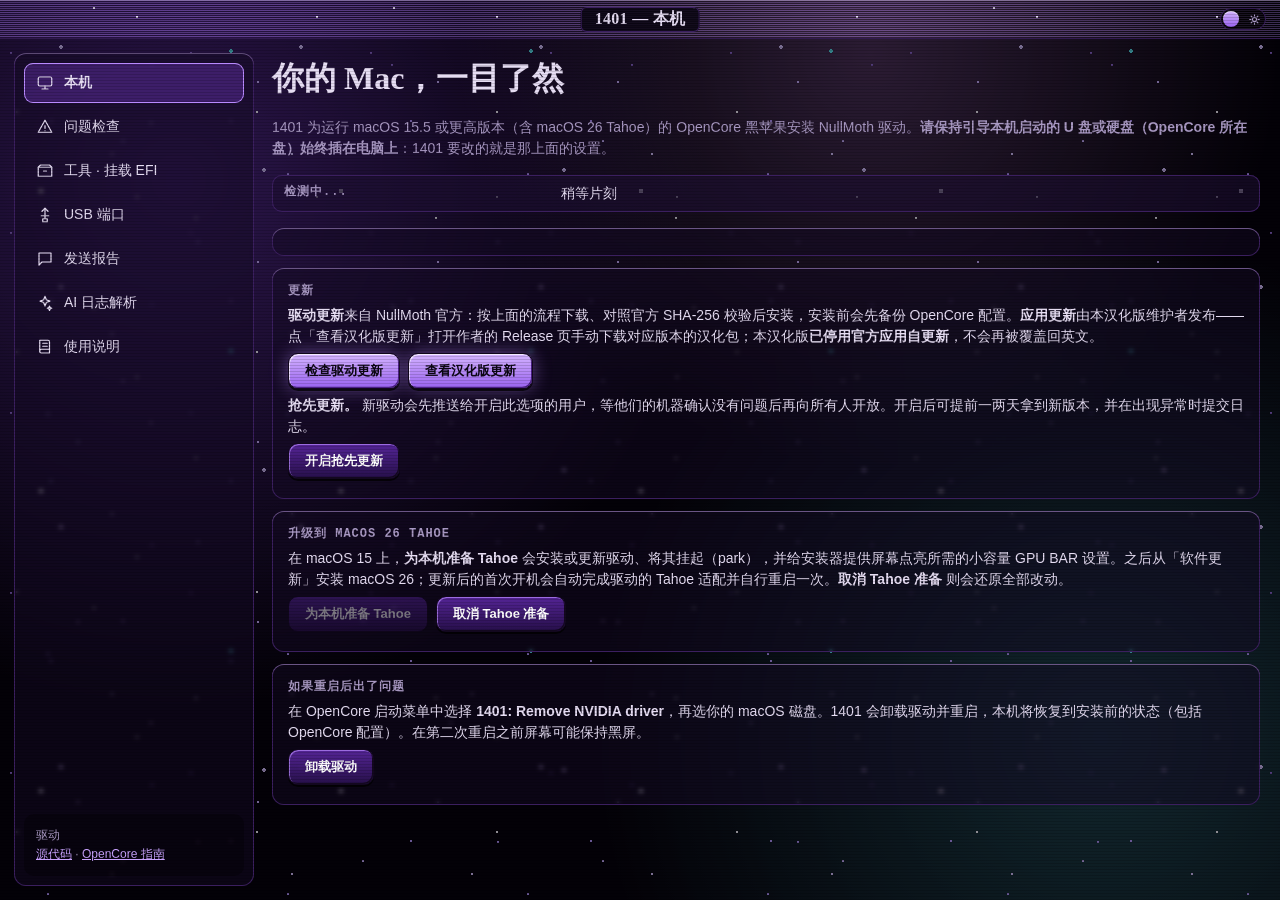
<file: zh-CN/mac-resources/index.html>
<!doctype html>
<html lang="zh-CN"><head><meta charset="utf-8">
<meta http-equiv="Content-Security-Policy" content="default-src 'none'; img-src 'self'; style-src 'self'; script-src 'self'; connect-src https: http://127.0.0.1:* http://localhost:* http://127.0.0.1:11434 http://localhost:11434">
<title>1401</title>
<link rel="stylesheet" href="app.css">
</head><body>
<div class="desk" id="desk">
<div class="sky sky1" aria-hidden="true"></div><div class="sky sky2" aria-hidden="true"></div><div class="sky sky3" aria-hidden="true"></div>

<header class="bar">
<span class="ttl" id="ttl">1401 — 本机</span>
<button type="button" class="theme" id="theme" aria-label="切换浅色与深色模式">
<svg class="moon" viewBox="0 0 12 12" aria-hidden="true"><path d="M8.5 7.5A4 4 0 0 1 4.5 2.2a4 4 0 1 0 4 5.3z"/></svg>
<svg class="sun" viewBox="0 0 12 12" aria-hidden="true"><circle cx="6" cy="6" r="2.2"/><path d="M6 .8v1.4M6 9.8v1.4M.8 6h1.4M9.8 6h1.4M2.3 2.3l1 1M8.7 8.7l1 1M2.3 9.7l1-1M8.7 3.3l1-1"/></svg>
<span class="knob"></span></button>
</header>

<div class="main">
<nav class="pane side" aria-label="分区">
<button type="button" class="nav tab on" data-t="drv" data-title="本机"><svg class="i" viewBox="0 0 24 24" aria-hidden="true"><rect x="3" y="4" width="18" height="12" rx="2"/><path d="M8 20h8M12 16v4"/></svg>本机</button>
<button type="button" class="nav tab" data-t="efi" data-title="问题检查"><svg class="i" viewBox="0 0 24 24" aria-hidden="true"><path d="M12 3l9 16H3z"/><path d="M12 10v4M12 17h.01"/></svg>问题检查<span class="count" id="efin" hidden></span></button>
<button type="button" class="nav tab" data-t="tools" data-title="工具"><svg class="i" viewBox="0 0 24 24" aria-hidden="true"><path d="M3 7h18v12H3z"/><path d="M3 7l3-3h12l3 3M10 12h4"/></svg>工具 · 挂载 EFI</button>
<button type="button" class="nav tab" data-t="usb" data-title="USB 端口"><svg class="i" viewBox="0 0 24 24" aria-hidden="true"><path d="M12 3v14M8 7l4-4 4 4M7 13h10M9 21h6v-4H9z"/></svg>USB 端口</button>
<button type="button" class="nav tab" data-t="crash" data-title="发送报告"><svg class="i" viewBox="0 0 24 24" aria-hidden="true"><path d="M4 4h16v12H8l-4 4z"/></svg>发送报告</button>
<button type="button" class="nav tab" data-t="ailog" data-title="AI 日志解析"><svg class="i" viewBox="0 0 24 24" aria-hidden="true"><path d="M12 3l1.8 4.7L18.5 9.5l-4.7 1.8L12 16l-1.8-4.7L5.5 9.5l4.7-1.8z"/><path d="M18 16l.8 2.2L21 19l-2.2.8L18 22l-.8-2.2L15 19l2.2-.8z"/></svg>AI 日志解析</button>
<button type="button" class="nav tab" data-t="help" data-title="使用说明"><svg class="i" viewBox="0 0 24 24" aria-hidden="true"><path d="M5 3h11a2 2 0 0 1 2 2v15H7a2 2 0 0 1-2-2z"/><path d="M5 17a2 2 0 0 1 2-2h11M9 7h6M9 11h6"/></svg>使用说明</button>
<div class="sidefoot">驱动 <span id="ver"></span><br><a href="#" id="src">源代码</a> · <a href="#" id="ocg">OpenCore 指南</a></div>
</nav>

<main class="content">

<section id="t-drv">
<h1>你的 Mac，一目了然</h1>
<p class="lede">1401 为运行 macOS 15.5 或更高版本（含 macOS 26 Tahoe）的 OpenCore 黑苹果安装 NullMoth 驱动。<b>请保持引导本机启动的 U 盘或硬盘（OpenCore 所在盘）始终插在电脑上</b>：1401 要改的就是那上面的设置。</p>
<table class="pc"><tbody id="mac"><tr><th>检测中...</th><td>稍等片刻</td></tr></tbody></table>

<div id="verdict" class="pane card"></div>

<div id="steps" class="pane card" hidden>
<p class="sh">操作流程</p>
<ol class="todo">
<li id="s1"><b>获取驱动。</b> <span id="s1t"></span> <button type="button" class="b go" id="dl" hidden>下载驱动</button> <span id="dlp"></span></li>
<li id="s2"><b>先看清楚再动手。</b> 1401 会读取你的 OpenCore 配置，并列出它要做的每一处改动。此步不会改任何东西。（macOS 会要求输入密码。） <button type="button" class="b" id="dry" disabled>预览改动清单</button></li>
<li id="s3"><b>安装。</b> 自动备份你的 OpenCore 配置，只执行清单中列出的改动，安装驱动，并在启动菜单里加入 <i>1401: Remove NVIDIA driver</i>。 <button type="button" class="b go" id="go" disabled>安装驱动</button></li>
<li id="s4"><b>重启。</b> 如果 macOS 提示系统扩展被阻止，打开 <a href="#" id="priv">隐私与安全性</a>，点「允许」，然后再重启一次。 <button type="button" class="b" id="rs" disabled>立即重启</button></li>
</ol>
<p id="efirow" hidden>无法确认启动分区。请选择本机启动时所用的 OpenCore 分区： <select id="efi"></select> <button type="button" class="b" id="cfgpick">手动选择 config.plist 文件...</button></p>
</div>

<div id="logwrap" class="pane card" hidden><p class="sh">1401 正在进行的工作</p><pre id="log" aria-live="polite"></pre>
<p class="small"><a href="#" id="logs">打开日志文件夹</a></p></div>

<div class="pane card"><p class="sh">更新</p>
<p><b>驱动更新</b>来自 NullMoth 官方：按上面的流程下载、对照官方 SHA-256 校验后安装，安装前会先备份 OpenCore 配置。<b>应用更新</b>由本汉化版维护者发布——点「查看汉化版更新」打开作者的 Release 页手动下载对应版本的汉化包；本汉化版<b>已停用官方应用自更新</b>，不会再被覆盖回英文。</p>
<p class="row"><button type="button" class="b go" id="updchk">检查驱动更新</button> <button type="button" class="b go" id="zhupd">查看汉化版更新</button> <button type="button" class="b go" id="upddrv" hidden>更新驱动</button> <button type="button" class="b go" id="updapp" hidden>更新应用</button> <span id="updr"></span></p>
<p><b>抢先更新。</b> 新驱动会先推送给开启此选项的用户，等他们的机器确认没有问题后再向所有人开放。开启后可提前一两天拿到新版本，并在出现异常时提交日志。</p>
<p class="row"><button type="button" class="b" id="earlyon">开启抢先更新</button> <button type="button" class="b" id="earlyoff" hidden>关闭抢先更新</button> <span id="earlyr"></span></p></div>

<div class="pane card"><p class="sh">升级到 macOS 26 Tahoe</p>
<p>在 macOS 15 上，<b>为本机准备 Tahoe</b> 会安装或更新驱动、将其挂起（park），并给安装器提供屏幕点亮所需的小容量 GPU BAR 设置。之后从「软件更新」安装 macOS 26；更新后的首次开机会自动完成驱动的 Tahoe 适配并自行重启一次。<b>取消 Tahoe 准备</b> 则会还原全部改动。</p>
<p class="row"><button type="button" class="b" id="upd" disabled>为本机准备 Tahoe</button> <button type="button" class="b" id="swu" hidden>打开软件更新</button> <button type="button" class="b" id="updc">取消 Tahoe 准备</button> <span id="updt"></span></p></div>

<div class="pane card"><p class="sh">如果重启后出了问题</p>
<p>在 OpenCore 启动菜单中选择 <b>1401: Remove NVIDIA driver</b>，再选你的 macOS 磁盘。1401 会卸载驱动并重启，本机将恢复到安装前的状态（包括 OpenCore 配置）。在第二次重启之前屏幕可能保持黑屏。</p>
<p class="row"><button type="button" class="b" id="rm">卸载驱动</button></p></div>
</section>

<section id="t-efi" hidden>
<div class="head"><div><h1>检查我的 EFI</h1>
<p class="lede">对照与你机型相同/相近的机器验证过的配置，检查本机启动所用的 OpenCore 设置，并解释需要修改的地方及具体步骤。只读不写：不会改动任何东西。会要求输入一次密码。</p></div>
<button type="button" class="b go" id="efichk">检查我的 EFI</button></div>
<p id="efichkr"></p>
<div id="efiout"></div>
</section>

<section id="t-tools" hidden>
<h1>工具</h1>
<div class="pane card"><p class="sh">挂载 EFI</p>
<p>EFI 分区保存着你的引导设置。1401 会找到本机启动所用的那个分区，挂载并在访达中打开它。会要求输入一次密码。</p>
<p class="row"><button type="button" class="b go" id="efimount">挂载 EFI</button> <span id="efimountr"></span></p></div>
<div class="pane card"><p class="sh">启动文字（verbose 模式）</p>
<p>开机时显示 macOS 的启动过程细节，而不是只有苹果标志。排查启动卡住时有用。下次重启后生效。</p>
<p class="row"><button type="button" class="b" id="vbon">开启 verbose 模式</button> <button type="button" class="b" id="vboff">关闭 verbose 模式</button></p></div>
<div class="pane card"><p class="sh">内建屏幕亮度（笔记本）</p>
<p>适用于内屏直连 NVIDIA GPU 的笔记本（MUX 已设为 Discrete 或 dGPU）。开启后驱动可从笔记本固件读取面板的亮度控制。默认关闭，因为该调用曾导致部分机器在 GPU 启动时卡住；如果你也卡在那里，请在启动菜单选 <b>1401: Start once without NVIDIA driver</b>，然后在这里把它关掉。</p>
<p class="row"><button type="button" class="b" id="blon">开启亮度控制</button> <button type="button" class="b" id="bloff">关闭亮度控制</button></p></div>
<div class="pane card"><p class="sh">HiDPI（Retina）分辨率模式</p>
<p>让 HiDPI「看起来像」分辨率可用，例如在 2560x1440 屏上使用 1920x1080，包括用 BetterDisplay 等工具添加的自定义分辨率。不开启时这类分辨率会被拒绝并弹回。开启后驱动会以最高两倍于屏幕的尺寸绘制桌面，会占用更多显存。下次重启后生效。</p>
<p class="row"><button type="button" class="b" id="hdon">开启 HiDPI 模式</button> <button type="button" class="b" id="hdoff">关闭 HiDPI 模式</button></p></div>
<div class="pane card" id="autologin" hidden><p class="sh">自动登录</p>
<p>驱动缺失期间，1401 开启了自动登录以便本机能进入桌面。这会把你的密码以可被任何能读取磁盘的人还原的形式存储。驱动正常工作后，请关闭它。</p>
<p class="row"><button type="button" class="b" id="autologinoff">关闭自动登录</button></p></div>
<div class="pane card"><p class="sh">混合输出笔记本（内屏由 Intel 或 AMD 处理器显卡驱动）</p>
<p>多数游戏笔记本把内屏接在处理器显卡上，NVIDIA 卡没有可绘制的屏幕。此功能会在 NVIDIA 驱动旁安装一个面板驱动（Intel 显卡用 Intel 版，带 Radeon 显卡的 Ryzen 用 AMD 版）：NVIDIA 负责渲染，渲染完的每一帧经处理器显卡送到屏幕。Ryzen 笔记本需先关闭 OpenCore 的 Fix PAT 补丁（见 docs/HYBRID-LAPTOPS.md，仅英文版）。<b>复制（copy）</b>方式适用于 Intel 第 11 代及更新；<b>原位扫描输出（scan out in place）</b>是第 12、13 代上更快的等级。此功能尚未在混合输出笔记本上实测，你的「发送日志」就是帮它完善的方式。它需要 NVIDIA 驱动已安装，且上方已校验驱动包。</p>
<p>如果屏幕保持黑屏，请在启动菜单选 <b>1401: Start once without NVIDIA driver</b>，然后在这里关闭。关闭时会一并移除面板驱动。</p>
<p class="row"><button type="button" class="b" id="hybcopy">开启（复制方式）</button> <button type="button" class="b" id="hybimport">开启（原位扫描输出）</button> <button type="button" class="b" id="hyboff">关闭</button> <span id="hybstate"></span></p></div>
<div class="pane card" id="vmdpane" hidden><p class="sh">位于 Intel VMD 或 RAID 之后的硬盘</p>
<p>macOS 只能使用固件以普通 AHCI 或 NVMe 磁盘形式呈现的硬盘。这台机器使用 Intel VMD 或 RAID 存储控制器，内置硬盘可能因此对 macOS 隐藏。两种绕过办法：</p>
<p><b>安装到外置硬盘。</b> 插上 USB SSD（或不在 VMD 之后的 SSD），从 1401 U 盘把 macOS 装上去。内置硬盘和 Windows 不会被动到。在 1401 for Windows 中，构建前勾选 <b>Install macOS on an external drive</b>。</p>
<p><b>关闭 VMD。</b> 1401 for Windows 在构建时会显示你主板的 BIOS 设置路径，并提供 <b>Prepare Windows</b>、<b>Finish</b> 和 <b>Undo</b> 三个选项：Prepare 创建还原点、暂停 BitLocker 并设置标准驱动；随后你在 BIOS 中关闭 VMD；Finish 让 Windows 恢复正常启动；Undo 把每个值改回原样。这些步骤只能在 Windows 上执行，所以本应用只作说明。</p></div>
<div class="pane card" id="exppane"><p class="sh">实验性驱动与功能</p>
<p class="row"><button id="expall" type="button">全选</button> <button id="expnone" type="button">全不选</button></p>
<p>均为离线编写与测试，尚未在所有机型上验证。每一项在勾选并点击「应用」前都保持<b>关闭</b>，且都需要<b>重启</b>。取消勾选再点「应用」即可完全还原；你自己手动设置的参数永远不会被移除。</p>
<p class="small">每一项具体做什么、开启后会有什么影响、哪些不建议开，见左侧栏「使用说明」→ <b>六、实验性驱动与功能</b>。</p>
<p class="row"><label><input type="checkbox" class="expitem" id="exp-kbl" data-id="kbl"> <b>键盘背光</b></label> 笔记本键盘背光按键与亮度调节（NMKbdBacklight kext）。由 OpenCore 加载的驱动：1401 2.9 构建的 EFI 已自带且默认关闭，「应用」会将其开启（旧 EFI 会先从已装的 NVIDIA 驱动中复制进来）。需要 VirtualSMC。离线构建与校验；尚未在笔记本上实测。</p>
<p class="row"><label><input type="checkbox" class="expitem" id="exp-hda" data-id="hda"> <b>NVIDIA 显示音频（含音量控制，macOS 15）</b></label> 来自 NVIDIA 卡的 HDMI / DisplayPort 音频，经 Apple HD Audio 驱动输出，音量滑块和静音可用（NMHDA 驱动）。由 OpenCore 加载，管理方式同键盘背光。仅限 macOS 15：macOS 26 使用 NMXAudio。</p>
<p class="row"><label><input type="checkbox" class="expitem" id="exp-kblhid" data-id="kblhid"> <b>键盘背光（HID 通道）</b></label> 走部分笔记本使用的 HID 通道，功能相同。需先开启上一项。</p>
<p class="row"><label><input type="checkbox" class="expitem" id="exp-tgp" data-id="tgp"> <b>笔记本 GPU 功耗上限</b></label> 接电源时允许 NVIDIA GPU 使用平台完整功耗上限（Dynamic Boost）；用电池时自动释放。</p>
<p class="row"><label><input type="checkbox" class="expitem" id="exp-igpuproxy" data-id="igpuproxy"> <b>内屏走核显</b></label> 混合输出笔记本：当面板接在核显上时，通过代理显示头呈现内屏。</p>
<p class="row"><label><input type="checkbox" class="expitem" id="exp-xvt" data-id="xvt"> <b>AMD / Intel 视频解码</b></label> AMD 和 Intel GPU 上的 AV1 与 VP9 硬件解码。</p>
<p class="row"><label><input type="checkbox" class="expitem" id="exp-hybrid20" data-id="hybrid20"> <b>混合输出笔记本：最新 Intel 显卡</b></label> 让混合面板驱动在 Lunar Lake 与 Panther Lake 显卡上正常唤醒。仅在混合笔记本模式开启时有关；依据 Linux 显示代码编写，尚未在该硬件上运行。</p>
<p class="row"><label><input type="checkbox" class="expitem" id="exp-rtd3" data-id="rtd3"> <b>空闲 GPU 深度休眠</b></label> 空闲时让 NVIDIA 卡进入最深省电状态（runtime D3）。离线编写与测试；其功耗收益和唤醒表现在推荐前会先在工作室机器上测量。</p>
<p class="row"><label><input type="checkbox" class="expitem" id="exp-aspm" data-id="aspm"> <b>空闲链路省电</b></label> 卡空闲时让 NVIDIA 卡与主板间的 PCIe 链路进入休眠（ASPM L1），两端都支持时才生效。默认关闭：驱动会保持固件设定的链路状态，因为在未针对此设计的主板上链路休眠可能导致卡死或掉卡。如果空闲时屏幕冻结，请把这项关掉。</p>
<p class="row"><label><input type="checkbox" class="expitem" id="exp-gameprio" data-id="gameprio"> <b>游戏 GPU 优先级</b></label> 提升游戏的 GPU 调度优先级。</p>
<p class="row"><label><input type="checkbox" class="expitem" id="exp-hwrt" data-id="hwrt"> <b>硬件光线查询</b></label> 通过 NullMoth 自己的加速结构在 RT 核心上执行光线查询。</p>
<p class="row"><label><input type="checkbox" class="expitem" id="exp-curves" data-id="curves"> <b>光线追踪中的曲线图元</b></label> 光线查询中支持曲线（软件遍历，速度较慢）。</p>
<p class="row"><label><input type="checkbox" class="expitem" id="exp-tile" data-id="tile"> <b>Metal 瓦片着色</b></label> 为使用该特性的应用启用瓦片着色。</p>
<p class="row"><label><input type="checkbox" class="expitem" id="exp-icb" data-id="icb"> <b>GPU 编码的命令列表</b></label> 由 GPU 写入的间接命令缓冲。</p>
<p class="row"><button type="button" class="b" id="expapply">应用</button> <span id="expr"></span></p></div>
<div class="pane card"><p class="sh">GPU 加速（boost）</p>
<p>开启期间将 NVIDIA 卡锁定在最高频率，适合受 GPU 空闲到繁忙爬升限制的工作负载。代价是功耗和发热，所以在你手动开启前保持关闭。它会从已校验的驱动包安装一个小型后台任务；任何以 root 运行的内容之前都会先校验包内文件清单。关闭即停止锁频；「移除」则把任务从本机删掉。</p>
<p class="row"><button type="button" class="b" id="boston">开启</button> <button type="button" class="b" id="bostoff">关闭</button> <button type="button" class="b" id="bostrm">移除任务</button> <button type="button" class="b" id="bostat">状态</button> <span id="bostr"></span></p></div>
<div class="pane card"><p class="sh">Ryzen 笔记本功耗配置</p>
<p>Ryzen 笔记本默认按处理器出厂功耗上限运行，用电池时又吵又热。此功能通过 NullMoth 的 RyzenAdj 构建设置一组更安静的配置（默认持续 13 W、慢速 14 W、快速 15 W、70 &deg;C；开启前可在下方修改数值）。它会安装一个只有在开启后才能与处理器电源控制器通信的小内核扩展，以及一个以 root 运行的任务。在你选择开启前保持关闭。</p>
<p>如遇异常，在这里关闭即可：这会移除后台任务、内核扩展和引导设置。</p>
<p class="row">瓦数：持续 <input id="ryst" type="number" min="5" max="65" value="13" style="width:4em"> 慢速 <input id="rysl" type="number" min="5" max="65" value="14" style="width:4em"> 快速 <input id="ryfa" type="number" min="5" max="65" value="15" style="width:4em"> &nbsp; 温度上限 <input id="rytm" type="number" min="50" max="100" value="70" style="width:4em"> &deg;C（瓦数 5–65，持续 ≤ 慢速 ≤ 快速；温度 50–100）</p>
<p class="row"><button type="button" class="b" id="ryzon">开启</button> <button type="button" class="b" id="ryzoff">关闭</button> <button type="button" class="b" id="ryzstat">状态</button></p></div>
<div class="pane card"><p class="sh">AMD / Intel GPU 与 NPU 驱动（测试版）</p>
<p>适用于 macOS 没有驱动的 AMD 和 Intel GPU（Ryzen APU、Radeon RX 7000/9000、Intel Iris Xe 与 Arc 显卡），以及 Intel Core Ultra 和 AMD Ryzen AI 处理器中的 NPU。早期测试版本：你的「发送日志」就是帮它完善的方式。它只从 linux-firmware 下载你的 GPU 和 NPU 所需的固件（逐个文件校验），下次重启后生效。</p>
<p>如果这块 GPU 正在驱动你的屏幕，屏幕可能保持黑屏。此时请在启动菜单选 <b>1401: Start once without NVIDIA driver</b>（它也会挂起这个驱动），然后在这里关闭。</p>
<p class="row"><button type="button" class="b" id="gpuon">开启测试驱动</button> <button type="button" class="b" id="gpuoff">关闭测试驱动</button></p>
<p><b>测试计划。</b> 测试驱动开启期间，每次重启后 1401 会发送一份简短报告：驱动的内核消息、崩溃记录（如有）以及你的 GPU 和构建版本（已去除名称与序列号）。可随时退出。</p>
<p class="row"><button type="button" class="b" id="teston">加入测试计划</button> <button type="button" class="b" id="testoff">退出测试计划</button> <span id="testr"></span></p></div>
<div class="pane card" id="xecard" hidden><p class="sh">Intel Xe 显卡（WhateverXe，测试版）</p>
<p>适用于 macOS 15.8 或 26.7 及以上版本的 Tiger Lake、Alder Lake 和 Raptor Lake Intel 显卡。使用 b00t0x 的 <a href="https://github.com/b00t0x/WhateverXe">WhateverXe</a>：1401 把它加入 OpenCore，你重启后再次点击 <b>开启</b> 即可安装其显卡组件包。组件直接来自作者的 GitHub，逐个校验。开启期间 WhateverGreen 会被停用；<b>关闭</b>会还原所有改动。</p>
<p>如果重启后屏幕保持黑屏，请在启动菜单选 <b>1401: Start once without NVIDIA driver</b>：该次启动同样会停用 WhateverXe。然后在这里关闭。</p>
<p class="row"><button type="button" class="b" id="xeon">开启</button> <button type="button" class="b" id="xeoff">关闭</button></p></div>
<div class="pane card" id="gmcard"><p class="sh">游戏模式</p>
<p>当游戏位于前台并全屏时，优先把处理器让给游戏、限制后台索引和其他应用占用显卡，退出游戏后全部还原。开启期间菜单栏会出现一个手柄图标。开启前保持关闭，关闭即移除。</p>
<p class="row"><button type="button" class="b" id="gmon">开启</button> <button type="button" class="b" id="gmoff" hidden>关闭</button> <span id="gmr" class="small"></span></p></div>
<div class="pane card"><p class="sh">麦克风与摄像头</p>
<p>装上驱动后，macOS 不会在应用使用麦克风或摄像头前征询许可，导致 Discord 之类的应用只收到静音，也从不出现在「隐私与安全性」里。在这里选择应用，授权其使用麦克风、摄像头和屏幕录制。</p>
<p class="row"><button type="button" class="b" id="tccg">选择应用并授权...</button> <span id="tccr"></span></p></div>
<div class="pane card"><p class="sh">驱动设置</p>
<p>HDR、10-bit 色彩、可变刷新率、色彩范围、缩放、环绕、帧率限制等设置，并显示 GPU 的链路与显存信息。每处改动都会完整展示并先征得确认。</p>
<p class="row"><button type="button" class="b" id="settings">打开驱动设置...</button></p></div>
<div class="pane card"><p class="sh">GPU 画像（实验性）</p>
<p>对本机 GPU 进行几分钟的测量：Metal 报告了什么、正确性检查、显存与算力速度，以及若干测试着色器。不改动任何东西，也不触碰显示模式。结果保存在日志文件夹，「发送日志」会一并上传，让下一版驱动能针对你的显卡调优。</p>
<p class="row"><button type="button" class="b" id="gpumap">测量我的 GPU</button> <span id="gpumapr"></span></p></div>
<div class="pane card" id="armcard"><p class="sh">ARM 应用（自愿开启）</p>
<div id="armreq" hidden><p><b id="armreqt"></b></p>
<p class="row"><button type="button" class="b go" id="armreqon" hidden>开启</button> <a href="#" id="armreqno">暂不</a></p></div>
<p>仅面向 Apple 芯片构建的应用可以被转译后在本机上运行。你自己开发的 iPhone / iPad 应用（未经 App Store 加密的 .ipa）会先打包成 Mac 应用再转译。小应用转译需几分钟，大应用可能要一小时以上。原应用永不改动：转译副本放在「应用程序 &gt; NullMoth ARM」。关闭此功能会移除转译器和已转译副本，你的 2.7 驱动照常工作。</p>
<p class="row"><button type="button" class="b" id="armon">开启</button> <button type="button" class="b" id="armoff" hidden>关闭</button> <button type="button" class="b" id="armchk" hidden>检查本机</button> <button type="button" class="b" id="armclt" hidden>安装命令行工具</button> <button type="button" class="b go" id="armtr" hidden disabled>转译应用...</button></p>
<p id="armr"></p>
<div id="armprog" hidden><progress id="armbar" max="100" style="width:100%"></progress>
<p class="row"><span id="armmsg" class="small"></span> <button type="button" class="b" id="armcancel">取消</button></p></div>
<div id="armapps"></div>
<div id="armbrew" hidden><p><b>Homebrew</b></p>
<p class="small">两套 Homebrew 并存，和 Apple 芯片 Mac 一样：ARM 版在 /opt/homebrew，安装 Homebrew 的 Apple 芯片包并为本机转译；Intel 版在 /usr/local，原生运行但多数从源码构建，因为 Homebrew 已停止发布 Intel 包。在终端里，<code>abrew</code> 永远是 ARM，<code>ibrew</code> 永远是 Intel，<code>brew</code> 则由你在下面选择。</p>
<p class="row"><select id="armbrewpick"><option value="both">ARM 和 Intel</option><option value="arm">仅 ARM (/opt/homebrew)</option><option value="intel">仅 Intel (/usr/local)</option></select> <select id="armbrewprim"><option value="arm">brew = ARM</option><option value="intel">brew = Intel</option></select> <button type="button" class="b" id="armbrewgo">设置 Homebrew</button></p>
<p id="armbrewr" class="small"></p></div></div>
</section>

<section id="t-usb" hidden>
<h1>USB 端口</h1>
<div class="pane card"><p class="sh">映射你的 USB 端口</p>
<p>macOS 每个 USB 控制器最多只用 15 个端口，也不知道你的机箱实际有哪几个。1401 会在你插设备时观察端口，然后为你选中的端口写入映射表。重启后请再次测试，包括 USB-C 正反两个方向和睡眠唤醒。</p>
<ol class="todo">
<li><b>开始观察。</b> <button type="button" class="b go" id="uw">开始</button></li>
<li><b>把你用的每个端口逐个插上设备。</b> USB 3 U 盘最理想；USB-C 口正反各插一次。1401 看到某个端口时它会变<span class="good">绿色</span>。</li>
<li><b>检查列表</b>，为每个端口选择插头类型，然后 <button type="button" class="b go" id="uwr">写入映射表</button>（macOS 会要求输入密码；你的 OpenCore 配置会先被备份）。</li>
</ol>
<p id="uerr" class="bad"></p></div>
<div id="ports"></div>
</section>

<section id="t-crash" hidden>
<h1>还有问题？</h1>
<div class="pane card"><p class="sh">发送日志</p>
<p>1401 会发送它做过的操作、驱动状态、崩溃报告、OpenCore 启动日志和数值化设备映射，并已去除名称、序列号和地址。你会得到一个报告 ID，可贴到 NullMoth Discord 求助。</p>
<p class="small">如果驱动无法转译某个着色器，最多 24 个这样的着色器（每个包最多 4 MB，来自你运行过的应用）会随报告附上，以便复现问题。只有你按下按钮才会发送。不想让驱动保留它们，可创建空文件 /Library/GPUBundles/nvmtl/no-failed-air。</p>
<p class="row"><button type="button" class="b go" id="sl">向 NullMoth 发送日志</button> <button type="button" class="b" id="fl">记录闪烁</button></p>
<p class="small">记录闪烁：屏幕闪烁时按下它。1401 会记录 20 秒驱动向显示器送帧的过程，并随日志一起发送。</p>
<p id="slr"></p></div>
<div class="pane card"><p class="sh">崩溃报告</p>
<p>如果驱动导致本机崩溃，1401 会在下次登录时询问是否生成报告。它是你桌面上的一份文本文件，包含硬件信息和故障详情，且已去除你的姓名、Mac 名称、序列号、地址和文件路径。<b>1401 绝不会自行发送它。</b></p>
<p id="cr"></p>
<p class="row"><button type="button" class="b" id="mk">生成报告</button> <button type="button" class="b" id="up">打开上传页面</button> <button type="button" class="b" id="cf">请作者喝咖啡</button> <button type="button" class="b" id="cr">致谢名单</button></p></div>
<div class="pane card"><p class="sh">可选诊断</p>
<p>此版本中捕获功能不可用。「发送日志」仍会收集硬件、内核与恐慌（panic）证据。安全设置没有任何变化。</p>
<p class="row"><button type="button" class="b" id="od">检查可选诊断</button> <button type="button" class="b" id="dr">导入已保存的凭据回执</button></p>
<p class="small">检查可用性不会启动任何采集。已保存的回执需要其独立的会话上传权限和一次单独的「发送日志」确认。</p>
<p id="odr"></p><p id="drr"></p></div>
<p class="legal">© 2026 NullMoth Systems. NullMoth 和飞蛾标志是 NullMoth Systems 的商标。</p>
</section>


<section id="t-ailog" hidden>
<h1>AI 日志解析</h1>
<p class="lede">把 -v 启动日志、panic 崩溃日志、OpenCore 日志或 1401 运行日志贴进来，先做离线中文诊断；需要更深的分析再交给 AI。日志默认不会离开这台电脑。</p>

<div class="pane card" id="aidrop">
<p class="sh">一、导入日志</p>
<p class="small">支持直接粘贴、拖进本页，或选择 .log / .txt / .ips / .panic 文件（可多选）。点「打开日志文件夹」能找到 1401 自己生成的日志。本地解析完全离线，不联网、不上传。</p>
<textarea id="aiinput" class="ai-in" spellcheck="false" placeholder="在这里粘贴日志…&#10;例如 -v 启动滚屏文字、崩溃报告 .ips 内容、log show 输出、1401 四步安装日志"></textarea>
<div class="row ai-gap">
<button type="button" class="b" id="aifilebtn">选择日志文件</button>
<input type="file" id="aifile" class="ai-hide" multiple accept=".log,.txt,.text,.ips,.panic,.json,.rtf">
<button type="button" class="b go" id="airun">本地智能解析</button>
<button type="button" class="b" id="aiexample">载入示例</button>
<button type="button" class="b" id="ailogsfolder">复制日志目录路径</button>
<button type="button" class="b" id="aiclear">清空</button>
<span class="small" id="aistat">尚未导入日志</span>
</div>
</div>

<div class="pane card">
<p class="sh">二、交给 AI 深度分析（可选）</p>
<p class="small"><b>方式 A</b>：填好接口后点「AI 深度分析」，把日志和本地诊断摘要一起发给大模型。<b>方式 B（推荐，任何环境都能用）</b>：点「复制 AI 提示词」，再点「打开 AI 网页」粘贴进去。密钥只保存在本机，不经过 NullMoth，日志也不会自动上传。</p>
<details class="ai-det" id="aicfg">
<summary>接口设置（点开填写）</summary>
<div class="ai-form">
<label class="ai-lb">服务商预设<select id="aipreset" class="ai-fld">
<option value="deepseek">DeepSeek</option>
<option value="qwen">通义千问（兼容模式）</option>
<option value="moonshot">Moonshot / Kimi</option>
<option value="openai">OpenAI</option>
<option value="ollama">本机 Ollama</option>
<option value="custom">自定义</option>
</select></label>
<label class="ai-lb">接口地址（OpenAI 兼容 /v1）<input id="aibase" class="ai-fld" type="text" spellcheck="false" placeholder="https://api.deepseek.com/v1"></label>
<label class="ai-lb">模型名称<input id="aimodel" class="ai-fld" type="text" spellcheck="false" placeholder="deepseek-chat"></label>
<label class="ai-lb">API Key（本机 Ollama 可留空）<input id="aikey" class="ai-fld" type="password" spellcheck="false" placeholder="sk-..."></label>
<label class="ai-lb">AI 网页（用于粘贴提示词）<input id="aisite" class="ai-fld" type="text" spellcheck="false" placeholder="https://chat.deepseek.com/"></label>
</div>
<div class="row ai-gap">
<button type="button" class="b" id="aisavecfg">保存设置</button>
<button type="button" class="b" id="aiclearcfg">清除设置</button>
</div>
<p class="small ai-gap">本机 Ollama 用 <code>http://127.0.0.1:11434/v1</code>；若被跨域拦截，可在 Mac 上设置 <code>OLLAMA_ORIGINS=*</code> 后重启 Ollama。多数云端大模型不允许从本地网页直连，遇到 CORS 报错请改用「复制 AI 提示词」。</p>
</details>
<div class="row ai-gap">
<button type="button" class="b go" id="aiai">AI 深度分析</button>
<button type="button" class="b" id="aicopy">复制 AI 提示词</button>
<button type="button" class="b" id="aiopen">打开 AI 网页</button>
<span class="small" id="aiapistat">未配置接口也能用「复制 AI 提示词」。</span>
</div>
</div>

<div class="pane card" id="airesultcard" hidden>
<p class="sh">三、分析结果</p>
<div id="aiout"><div id="aianswer"></div><div id="ailocal"></div></div>
</div>

<p class="small">本地规则库覆盖 panic、Lilu / kext、签名校验、显卡屏蔽、Optimus、ACPI、OpenCore、下载与权限等 20 多类常见问题，只作排障提示，不是官方诊断。改动 EFI 前务必备份，并保留 -v。</p>
</section>

<section id="t-help" hidden>
<h1>使用说明</h1>
<p class="lede">1401 中文汉化版 · 对应官方 v2.9。原有功能与官方一致，另新增「使用说明」与「AI 日志解析」两个汉化版专属页面；本页可随时回来查看。</p>

<div class="pane card"><p class="sh">一、这是什么</p>
<p>1401 是 NullMoth 官方提供的工具，用来在 OpenCore 黑苹果上安装、更新和移除 NVIDIA（NullMoth）驱动，适用 macOS 15.5 及以上（含 macOS 26 Tahoe）。</p>
<p class="small">本包不含驱动本体：驱动由 app 运行时从官方源下载并对照官方 SHA-256 校验。汉化范围包括主界面五个页面、驱动设置窗口 19 项设置、27 条 EFI 检查规则、窗口标题与全部提示；不触碰驱动、kext、EFI 内容。</p>
<p class="small">许可证 PolyForm Noncommercial 1.0.0，仅供非商业用途免费使用，与 NullMoth 官方无隶属关系。</p></div>

<div class="pane card"><p class="sh">二、第一次打开</p>
<p class="todo"><ol>
<li>把 1401汉化.app 拖进「应用程序」文件夹。</li>
<li>首次打开提示「无法验证开发者」时，右键点 app → 打开；或到 系统设置 → 隐私与安全性 点「仍要打开」。</li>
<li><b>动手之前先备份 EFI</b>：到「工具 · 挂载 EFI」挂载引导分区，把整个 EFI 文件夹复制到 U 盘。</li>
<li>保持引导本机启动的 U 盘或硬盘（OpenCore 所在盘）始终插在电脑上，1401 要改的就是那上面的配置。</li>
</ol></p></div>

<div class="pane card"><p class="sh">三、主界面五个页面</p>
<table class="pc"><tbody>
<tr><th>本机</th><td>硬件检测、驱动安装四步、更新检查、实验性功能</td></tr>
<tr><th>问题检查</th><td>按 27 条规则检查 EFI / config.plist，逐条给出修复步骤</td></tr>
<tr><th>工具 · 挂载 EFI</th><td>挂载 EFI 分区、选择 config.plist、打开日志文件夹</td></tr>
<tr><th>USB 端口</th><td>查看并定制 USB 端口映射</td></tr>
<tr><th>发送报告</th><td>收集日志发给官方（自愿，不点不发）</td></tr>
</tbody></table></div>

<div class="pane card"><p class="sh">四、驱动安装四步（「本机」页）</p>
<p class="todo"><ol>
<li><b>获取驱动</b> —— 下载官方驱动包并校验哈希。</li>
<li><b>先看清楚再动手</b> —— 列出每一处将改动的内容，此步不写入任何东西。</li>
<li><b>安装</b> —— 自动备份 OpenCore 配置，只执行清单内改动，并在启动菜单加入 1401: Remove NVIDIA driver。</li>
<li><b>重启</b> —— 若系统提示扩展被阻止，到 系统设置 → 隐私与安全性 点「允许」，再重启一次。</li>
</ol></p></div>

<div class="pane card"><p class="sh">五、驱动设置窗口</p>
<p>共 19 项，分「显示」「性能」两组。</p>
<p class="small"><b>显示</b>：HDR10、10 位色深、可变刷新率、输出色深 / 颜色格式 / 动态范围、数字振动、动态超级分辨率、HiDPI 模式、旋转缩放、环视多屏、笔记本面板亮度。</p>
<p class="small"><b>性能</b>：帧率上限、低延迟模式、着色器缓存上限、多张 N 卡、为应用指定显卡、内置按应用配置、系统内存保留。</p>
<p class="small">每项改动都会先展示将要写入的内容并请求确认。下拉选「默认」即交给驱动自行决定；<b>显示类设置属于引导参数，重启后生效</b>。不确定时保持「默认」最安全。</p></div>
<div class="pane card"><p class="sh">六、实验性驱动与功能（逐项说明）</p>
<p>位置：「本机」页往下拉，共 <b>14 个复选框</b>，上方是「全选 / 全不选」，底部是「应用」。官方明确说明：这些功能<b>均为离线编写与测试，尚未在所有机型上验证</b>，因此默认全部关闭。开启它们等于主动替官方做实机测试。</p>
<p class="todo"><ol>
<li><b>先备份 EFI</b>（见第二节），并确保能进入 OpenCore 启动菜单。</li>
<li><b>一次只勾一项</b>，然后点「应用」（需要管理员密码）。「全选 / 全不选」<b>只改变勾选框</b>，不点「应用」不会写入任何东西。</li>
<li><b>重启才生效</b>。重启后确认内屏、外接屏、睡眠唤醒、常用软件都正常，再考虑开下一项。</li>
<li>有异常就把勾取消、再点一次「应用」并重启，即可<b>完全还原</b>；你自己手动设置的参数永远不会被移除。</li>
</ol></p>
<p><b>点「应用」后改了什么</b>：把选中的标志写入 <code>/Library/NullMoth/experimental</code>（例如 <code>ON=igpuproxy</code>），驱动启动时读取；键盘背光、显示音频这类还会让 OpenCore 注入对应 kext，个别项会往 boot-args 追加参数（「内屏走核显」对应 <code>nvfbigpu=1</code>）。想确认当前开了哪些，直接查看这个文件即可。</p>
<p class="small"><b>风险</b>：这些开关直接改动驱动的电源管理、显示路径与 Metal 功能实现，最坏情况是黑屏、屏幕冻结、卡死或驱动加载失败。所以务必保留 <b>-v</b> 启动参数，别一次全开——多项叠加出问题就无法定位是谁导致的。<b>不建议点「全选」。</b></p>
</div>

<div class="pane card"><p class="sh">六 · A　笔记本与显示相关（6 项）</p>
<table class="pc"><tbody>
<tr><th>内屏走核显<br>igpuproxy</th><td>混合输出笔记本的内屏物理接在核显 / 集显上，开启后驱动用「代理显示头」把内屏呈现出来，内屏才有画面。<br><b>建议</b>：内屏接核显的双显卡笔记本（Optimus 机型）<b>应保持开启</b>；台式机、内屏直连 N 卡的机器不用开。这项通常还会追加 <code>nvfbigpu=1</code> 引导参数，因此属于会动 EFI 的项目。</td></tr>
<tr><th>键盘背光<br>kbl</th><td>让亮度按键调节笔记本键盘背光（NMKbdBacklight kext）。点「应用」会让 OpenCore 启用这个原本默认关闭的 kext，需要 VirtualSMC；2.9 构建的 EFI 已自带，旧 EFI 会从已装驱动里复制。<br><b>建议</b>：<b>可以试但别抱期待</b>——官方注明「尚未在笔记本上实测」，不同品牌的背光由 EC / 厂商固件控制，很可能无效或让亮度键行为异常。要开就单独开这一项验证。</td></tr>
<tr><th>键盘背光（HID 通道）<br>kblhid</th><td>部分笔记本的背光走 HID 通道，作用与上一项相同，<b>必须先开启「键盘背光」</b>才有效。<br><b>建议</b>：只在「键盘背光」开了却没反应时再试；单开它无效。</td></tr>
<tr><th>NVIDIA 显示音频<br>hda</th><td>把 N 卡的 HDMI / DisplayPort 音频交给 Apple HD Audio 驱动输出，音量滑块与静音可用（NMHDA kext，由 OpenCore 加载）。<b>仅限 macOS 15</b>；macOS 26 改用 NMXAudio。<br><b>建议</b>：只有在 macOS 15 且确实要把声音从外接显示器 / 功放输出时才有意义；macOS 26 用户<b>不用开</b>，没接 HDMI/DP 也不用开。</td></tr>
<tr><th>笔记本 GPU 功耗上限<br>tgp</th><td>接电源时允许 N 卡跑满平台完整功耗上限（Dynamic Boost），用电池时自动放开限制。<br><b>建议</b>：接电源玩游戏 / 跑渲染<b>可以试</b>，换来更高帧率，代价是功耗与发热上升、风扇更响；只在意续航就别开。</td></tr>
<tr><th>混合输出笔记本：<br>最新 Intel 显卡<br>hybrid20</th><td>让混合面板驱动在 Lunar Lake / Panther Lake 这些新 Intel 核显上正常唤醒；仅在混合笔记本模式开启时有关，代码依据 Linux 显示驱动编写，官方注明尚未在该硬件上跑过。<br><b>建议</b>：<b>只有这些新 Intel 平台才适用</b>；AMD 平台、老 Intel 核显、台式机开了也没用，别开。</td></tr>
</tbody></table></div>

<div class="pane card"><p class="sh">六 · B　省电与稳定性（2 项 · 风险最高）</p>
<table class="pc"><tbody>
<tr><th>空闲 GPU 深度休眠<br>rtd3</th><td>N 卡空闲时进入最深的省电状态（runtime D3）。官方说功耗收益与唤醒表现还要先在工作室机器上测量才敢推荐。<br><b>建议</b>：<b>不建议开</b>。省下的电有限，但可能出现睡下去唤不醒、唤醒黑屏、驱动掉卡；排查起来也难。</td></tr>
<tr><th>空闲链路省电<br>aspm</th><td>空闲时让 N 卡与主板的 PCIe 链路进入 ASPM L1 休眠，两端都支持才生效。驱动默认保持固件设定的链路状态，因为在未针对此设计的主板上，链路休眠<b>可能导致卡死或掉卡</b>。<br><b>建议</b>：<b>不建议开</b>。如果开了以后空闲时屏幕冻结，第一件事就是把它关掉。</td></tr>
</tbody></table></div>

<div class="pane card"><p class="sh">六 · C　图形与性能（6 项）</p>
<table class="pc"><tbody>
<tr><th>硬件光线查询<br>hwrt</th><td>用 NullMoth 自建的加速结构，在 N 卡的 RT 核心上执行光线查询，让支持 Metal 光追的应用获得硬件加速。<br><b>建议</b>：有 RT 核心的卡（Turing 及以后）且确实要跑光追应用时<b>可以试</b>；属于实验实现，可能画面错误或崩溃，普通桌面使用没必要开。</td></tr>
<tr><th>光线追踪中的曲线图元<br>curves</th><td>让光线查询支持曲线图元，但走的是<b>软件遍历、速度较慢</b>，需配合上一项。<br><b>建议</b>：除非某个应用明确报「缺曲线图元」，否则<b>不用开</b>，开了只会更慢。</td></tr>
<tr><th>Metal 瓦片着色<br>tile</th><td>为使用瓦片着色（tile shader）特性的应用启用该能力。<br><b>建议</b>：只对用到该特性的少数应用有效，桌面与多数游戏无感；不确定就<b>保持关闭</b>。</td></tr>
<tr><th>GPU 编码的命令列表<br>icb</th><td>启用由 GPU 写入的间接命令缓冲（indirect command buffer），供特定渲染 / 计算应用使用。<br><b>建议</b>：同上，收益只出现在特定应用；实验性实现，遇到渲染异常先关它。</td></tr>
<tr><th>AMD / Intel 视频解码<br>xvt</th><td>在 AMD 与 Intel GPU 上启用 AV1、VP9 硬件解码。<br><b>建议</b>：核显本身要支持对应格式才有意义（老核显没有 AV1 硬解）；播放 4K / AV1 视频遇到问题可以试，否则保持关闭。</td></tr>
<tr><th>游戏 GPU 优先级<br>gameprio</th><td>提高游戏在 GPU 调度中的优先级，让游戏更容易抢到显卡资源。<br><b>建议</b>：相对温和、<b>可以试</b>；效果依负载而定，后台还在跑渲染 / 转码时更明显。</td></tr>
</tbody></table></div>


<div class="pane card"><p class="sh">七、装好驱动后的常见情况</p>
<ul>
<li>系统信息里显卡名称 / 显存由驱动注入，名称不标准不代表驱动没工作。</li>
<li>Optimus 双显卡笔记本：内屏通常由核显驱动，外接 USB-C / HDMI 才直连 N 卡，属正常形态。</li>
<li>建议保留 <b>-v</b> 详细启动模式，方便看启动报错。</li>
<li>Lilu / AMFIPass 相关报错：先确认 kext 版本配套、SIP 与 SecureBootModel 设置。</li>
<li>不要随意屏蔽核显或其他显卡，除非明确知道后果；下载驱动需要联网。</li>
</ul></div>

<div class="pane card"><p class="sh">八、汉化版专属注意事项（重要）</p>
<p><b>应用更新已经指向本汉化版的发布页</b>：点「本机」页的「查看汉化版更新」，会打开 <code>https://github.com/huangjinkun2006/1401/releases/latest</code>。官方应用自更新已停用，界面不会被覆盖回英文；<b>驱动更新仍走 NullMoth 官方</b>（驱动包带官方签名），「检查驱动更新 / 更新驱动」可以照常使用。</p>
<p class="small">若按仓库资源文件自行汉化，设置窗口标题栏仍是英文 Driver settings（标题写在可执行文件里），不影响使用。</p>
<p><b>关于「该命令退出时状态为非零 (97)」</b>：1401 在执行需要管理员权限的操作前（发送日志、安装驱动、挂载 EFI、检查等），会用主程序内嵌的 SHA-256 清单逐个校验 <code>Contents/Resources</code> 里的文件，任一哈希不符就中止并退出 97。汉化版已经把这张清单同步成汉化后资源的哈希，所以提权功能可正常使用；但如果你自行替换或修改了这些资源文件，必须重新运行仓库里的 <code>zh-CN/tools/sync_bundle_hashes.py</code> 并重新签名，否则所有提权操作都会以 97 失败。官方原版不受影响，驱动本体与安装脚本也从未被改动。</p></div>

<div class="pane card"><p class="sh">九、出问题怎么办</p>
<p class="todo"><ol>
<li>先看「问题检查」页给出的规则说明与修复步骤。</li>
<li>重启时保留 -v，把启动日志贴进左侧「AI 日志解析」页，先看离线中文诊断。</li>
<li>用「工具 · 挂载 EFI」把之前备份的 EFI 还原回去。</li>
<li>启动菜单里的 1401: Remove NVIDIA driver 可一键移除驱动。</li>
</ol></p></div>

<div class="pane card"><p class="sh">十、AI 日志解析（汉化版新增）</p>
<p>左侧栏「AI 日志解析」是汉化版额外加的排障助手，官方原版没有。把 -v 启动日志、panic / .ips 崩溃报告、OpenCore 日志或 1401 运行日志粘贴、拖入或选择文件，点「本地智能解析」即可得到中文结论：每条问题都附日志原文证据、原因解释与修复步骤，另有关键线索（boot-args、kext、版本、显卡相关行）。</p>
<p><b>本地解析完全离线</b>，不联网、不上传，日志不会离开这台电脑。规则库覆盖 panic、Lilu / kext 加载失败、签名校验、显卡被屏蔽、Optimus / igpuproxy、ACPI、OpenCore 配置、下载与权限等 20 多类常见问题，结论只作排障参考。</p>
<p>需要大模型通读时有两种方式：<b>方式 A</b> 在「接口设置」里填 OpenAI 兼容接口（DeepSeek / 通义千问 / Kimi / OpenAI / 本机 Ollama / 自定义）与自己的 API Key，点「AI 深度分析」；<b>方式 B（推荐，任何环境都能用）</b> 点「复制 AI 提示词」，再点「打开 AI 网页」粘贴进去。多数云端大模型不允许从本地网页直连（CORS），遇到报错请改用方式 B。密钥只保存在本机，点「清除设置」即可删除。</p>
<p class="small">AI 提示词会自动带上本机检测信息与本地诊断摘要；日志过长时只截取开头、报错附近和结尾。改动 EFI 前仍要先备份，并保留 -v。</p></div>

<p class="small">修改 EFI、安装第三方内核扩展有一定风险，务必先备份 EFI，一切后果自行承担。本汉化包为社区贡献，与 NullMoth 官方无隶属关系。</p>
<p class="legal">© 2026 NullMoth Systems. NullMoth 和飞蛾标志是 NullMoth Systems 的商标。Required Notice: Copyright NullMoth Systems.</p>
</section>

</main>
</div>
</div>
<script src="app.js"></script>
<script src="ai_log.js"></script>
</body></html>
</file>
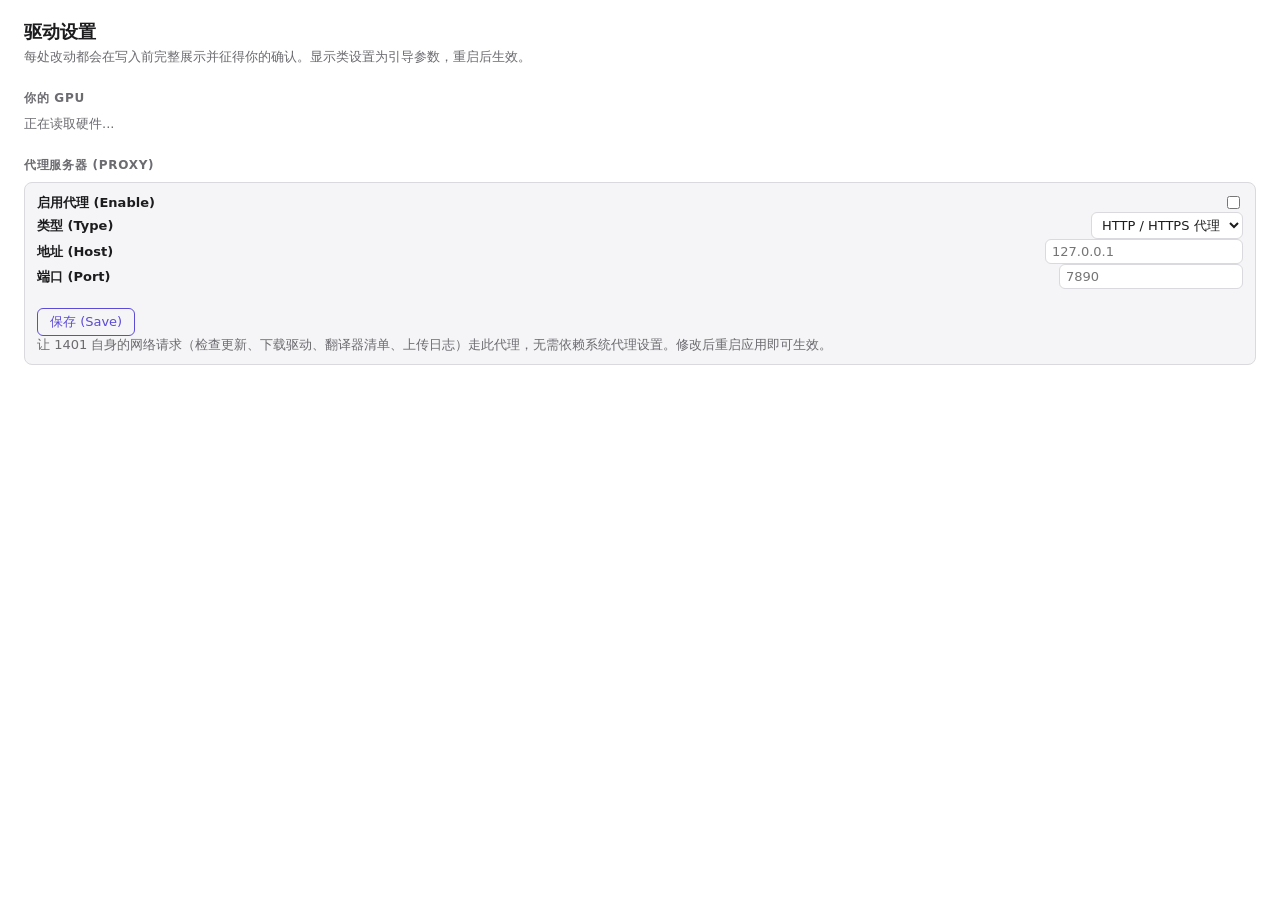
<file: mac/Resources/settings.html>
<!doctype html>
<html lang="zh-CN"><head><meta charset="utf-8"><meta name="viewport" content="width=device-width,initial-scale=1">
<title>驱动设置</title>
<style>
:root{--bg:#fff;--fg:#1c1c1e;--mut:#6b6b70;--line:#d9d9de;--card:#f5f5f7;--acc:#5b4bd6;--bad:#c0392b;--ok:#1e8e4e}
@media (prefers-color-scheme:dark){:root{--bg:#161618;--fg:#f2f2f5;--mut:#9a9aa2;--line:#3a3a40;--card:#1f1f23;--acc:#9a8cff;--bad:#ff7b6b;--ok:#4fd18b}}
*{box-sizing:border-box}body{margin:0;padding:20px 24px;background:var(--bg);color:var(--fg);font:13px -apple-system,system-ui,sans-serif}
h1{font-size:18px;margin:0 0 4px}h2{font-size:12px;letter-spacing:.06em;text-transform:uppercase;color:var(--mut);margin:24px 0 8px}
p.lead{color:var(--mut);margin:0 0 8px}.card{background:var(--card);border:1px solid var(--line);border-radius:8px;padding:10px 12px;margin-bottom:8px}
.row{display:grid;grid-template-columns:1fr auto;gap:6px 12px;align-items:center}.t{font-weight:600}.h{color:var(--mut);grid-column:1/-1}
.msg{grid-column:1/-1;min-height:1em}.msg.bad{color:var(--bad)}.msg.ok{color:var(--ok)}
select,input[type=text],input[type=number]{font:inherit;color:var(--fg);background:var(--bg);border:1px solid var(--line);border-radius:6px;padding:4px 6px}
button{font:inherit;border:1px solid var(--acc);color:var(--acc);background:transparent;border-radius:6px;padding:4px 12px;cursor:pointer}
button:disabled{opacity:.4;cursor:default}.gpu{font-family:ui-monospace,Menlo,monospace;font-size:12px}.fact{color:var(--mut)}
.mask label{margin-right:10px}.warn{color:var(--bad)}
</style></head><body>
<h1>驱动设置</h1>
<p class="lead">每处改动都会在写入前完整展示并征得你的确认。显示类设置为引导参数，重启后生效。</p>
<div id="warn" class="warn"></div>
<h2>你的 GPU</h2><div id="gpus"><p class="lead">正在读取硬件...</p></div>
<div id="groups"></div>
<h2>代理服务器 (Proxy)</h2>
<div id="proxy" class="card">
  <div class="row"><div class="t">启用代理 (Enable)</div><div><input type="checkbox" id="proxy-on"></div></div>
  <div class="row"><div class="t">类型 (Type)</div><div>
    <select id="proxy-type">
      <option value="http">HTTP / HTTPS 代理</option>
      <option value="socks">SOCKS5 代理</option>
    </select>
  </div></div>
  <div class="row"><div class="t">地址 (Host)</div><div><input type="text" id="proxy-host" placeholder="127.0.0.1" size="22"></div></div>
  <div class="row"><div class="t">端口 (Port)</div><div><input type="number" id="proxy-port" placeholder="7890" size="8"></div></div>
  <div class="row"><div class="msg" id="proxy-msg"></div><div><button id="proxy-save">保存 (Save)</button></div></div>
  <div class="h">让 1401 自身的网络请求（检查更新、下载驱动、翻译器清单、上传日志）走此代理，无需依赖系统代理设置。修改后重启应用即可生效。</div>
</div>
<script>
const NMS={on(m){if(m.event==='load')render(m.data);if(m.event==='result')result(m.data);if(m.event==='proxy')loadProxy(m.data)}};
const post=o=>webkit.messageHandlers.nmset.postMessage(o);
const $=(t,c,x)=>{const e=document.createElement(t);if(c)e.className=c;if(x!==undefined)e.textContent=x;return e};
let displays=[];
function render(d){
  displays=d.displays||[];window.NMS_GPUS=d.gpus.length;
  if(!d.bootArgsSafe)document.getElementById('warn').textContent='当前的引导参数包含本面板无法改写的字符，因此显示设置在这里是只读的。';
  const g=document.getElementById('gpus');g.textContent='';
  if(!d.gpus.length)g.append($('p','lead','系统看不到任何 NVIDIA GPU。'));
  d.gpus.forEach(x=>{const c=$('div','card');c.append($('div','gpu',x.line));
    const f=Object.entries(x.facts).map(([k,v])=>k.replace('nvrm-','')+': '+v).join('   ');if(f)c.append($('div','gpu fact',f));g.append(c)});
  const groups={};d.settings.forEach(s=>(groups[s.group]=groups[s.group]||[]).push(s));
  const host=document.getElementById('groups');host.textContent='';
  for(const [name,list] of Object.entries(groups)){host.append($('h2',null,name));list.forEach(s=>host.append(row(s,d.bootArgsSafe)))}
}
function row(s,safe){
  const c=$('div','card row');c.id='s-'+s.id;c.append($('div','t',s.title));
  const ctl=$('div');let get;
  if(s.id==='surround'){
    const m=$('span','mask');const boxes=[];
    for(let i=0;i<8;i++){const l=$('label');const b=document.createElement('input');b.type='checkbox';boxes.push(b);l.append(b,' '+i);m.append(l)}
    const cur=/^\d+$/.test(s.current)?parseInt(s.current):0;boxes.forEach((b,i)=>b.checked=!!(cur&(1<<i)));
    ctl.append(m);get=()=>{const v=boxes.reduce((a,b,i)=>a|(b.checked?1<<i:0),0);return v?String(v):'default'};
  }else if(s.id==='card'){
    const box=$('div');const n=Math.max(1,Math.min(8,(window.NMS_GPUS||1)));
    const sel=(v)=>{const e=document.createElement('select');for(let i=0;i<8;i++){const o=document.createElement('option');o.value=String(i);o.textContent=i===0?'0 (主卡)':String(i);e.append(o)}e.value=v;return e};
    const parsed={def:null,apps:[]};
    if(s.current!=='default'){if(/^[0-7]$/.test(s.current))parsed.def=s.current;else s.current.split(',').forEach(t=>{const [k,v]=t.split('=');if(k==='*')parsed.def=v;else if(k&&v)parsed.apps.push([k,v])})}
    const defRow=$('div');const defSel=sel(parsed.def===null?'0':parsed.def);const defOn=document.createElement('input');defOn.type='checkbox';defOn.checked=parsed.def!==null;
    defRow.append(defOn,' 其余所有应用使用卡 ',defSel);box.append(defRow);
    const list=$('div');box.append(list);
    const addRow=(name,card)=>{const r=$('div');const t=document.createElement('input');t.type='text';t.placeholder='可执行文件名';t.value=name;t.size=16;const c=sel(card);const x=$('button',null,'移除');x.onclick=()=>r.remove();r.append(t,' 使用卡 ',c,' ',x);list.append(r)};
    parsed.apps.forEach(([k,v])=>addRow(k,v));
    const add=$('button',null,'添加应用');add.onclick=()=>addRow('','1');box.append(add);
    box.append($('div','h','本机检测到 '+n+' 张 NVIDIA 卡。第一张之外的卡需要开启「多张 NVIDIA 卡」设置并重启。'));
    ctl.append(box);
    get=()=>{const parts=[];list.querySelectorAll('div').forEach(r=>{const name=r.querySelector('input').value.trim();if(name)parts.push(name+'='+r.querySelector('select').value)});
      if(defOn.checked)parts.push('*='+defSel.value);
      if(!parts.length)return 'default';
      if(parts.length===1&&defOn.checked)return defSel.value;
      return parts.join(',')};
  }else if(s.kind==='bool'||s.kind==='enum'){
    const OPT={default:'默认',on:'开启',off:'关闭',rgb:'RGB',ycbcr422:'YCbCr 4:2:2',ycbcr444:'YCbCr 4:4:4',full:'全范围（0–255）',limited:'受限范围（16–235）','6':'6 位','8':'8 位','10':'10 位','12':'12 位'};
    const sel=document.createElement('select');const names=s.kind==='enum'?Object.keys(s.valueMap):[];const opts=['default'].concat(s.kind==='bool'?['on','off']:names);
    opts.forEach(o=>{const e=document.createElement('option');e.value=o;e.textContent=OPT[o]||o;sel.append(e)});
    const cv=s.current;sel.value=cv==='1'&&s.kind==='bool'?'on':cv==='0'&&s.kind==='bool'?'off':(s.kind==='enum'?(names.find(k=>s.valueMap[k]===cv)||'default'):'default');
    ctl.append(sel);get=()=>sel.value;
  }else{
    const inp=document.createElement('input');inp.type='text';inp.value=s.current==='default'?'':s.current;inp.placeholder='默认';inp.size=18;
    ctl.append(inp);get=()=>inp.value.trim()||'default';
  }
  const btn=$('button',null,'应用');btn.disabled=(s.where==='bootarg'&&!safe);
  btn.onclick=()=>{c.querySelector('.msg').className='msg';c.querySelector('.msg').textContent='';post({act:'apply',id:s.id,value:get()})};
  const right=$('div');right.style.display='flex';right.style.gap='8px';right.append(ctl,btn);c.append(right);
  c.append($('div','h',s.help+(s.where==='bootarg'?'（需重启）':'')));
  if(s.id==='surround'&&displays.length)c.append($('div','h','当前已连接的显示器：'+displays.join('、')+'。请勾选组成同一个屏幕的帧缓冲编号。'));
  c.append($('div','msg'));return c}
const MSG={"Cancelled. Nothing was changed.": "已取消，未做任何改动。", "Nothing was changed.": "未做任何改动。"};
function result(r){const c=document.getElementById('s-'+r.id);if(!c)return;const m=c.querySelector('.msg');m.className='msg '+(r.ok?'ok':'bad');m.textContent=MSG[r.message]||r.message}
function loadProxy(d){
  if(!d)return;
  document.getElementById('proxy-on').checked=!!d.enabled;
  document.getElementById('proxy-type').value=d.type==='socks'?'socks':'http';
  document.getElementById('proxy-host').value=d.host||'';
  document.getElementById('proxy-port').value=d.port||'';
}
document.getElementById('proxy-save').onclick=()=>{
  const msg=document.getElementById('proxy-msg');msg.className='msg';msg.textContent='';
  const enabled=document.getElementById('proxy-on').checked;
  const host=document.getElementById('proxy-host').value.trim();
  const port=parseInt(document.getElementById('proxy-port').value)||0;
  if(enabled&&(!host||port<=0)){msg.className='msg bad';msg.textContent='启用代理时请填写有效的地址和端口。';return}
  post({act:'proxy',enabled:enabled,type:document.getElementById('proxy-type').value,host:host,port:port});
  msg.className='msg ok';msg.textContent='已保存。建议重启 1401 以让全部连接使用新代理。';
};
post({act:'load'});
</script></body></html>
</file>
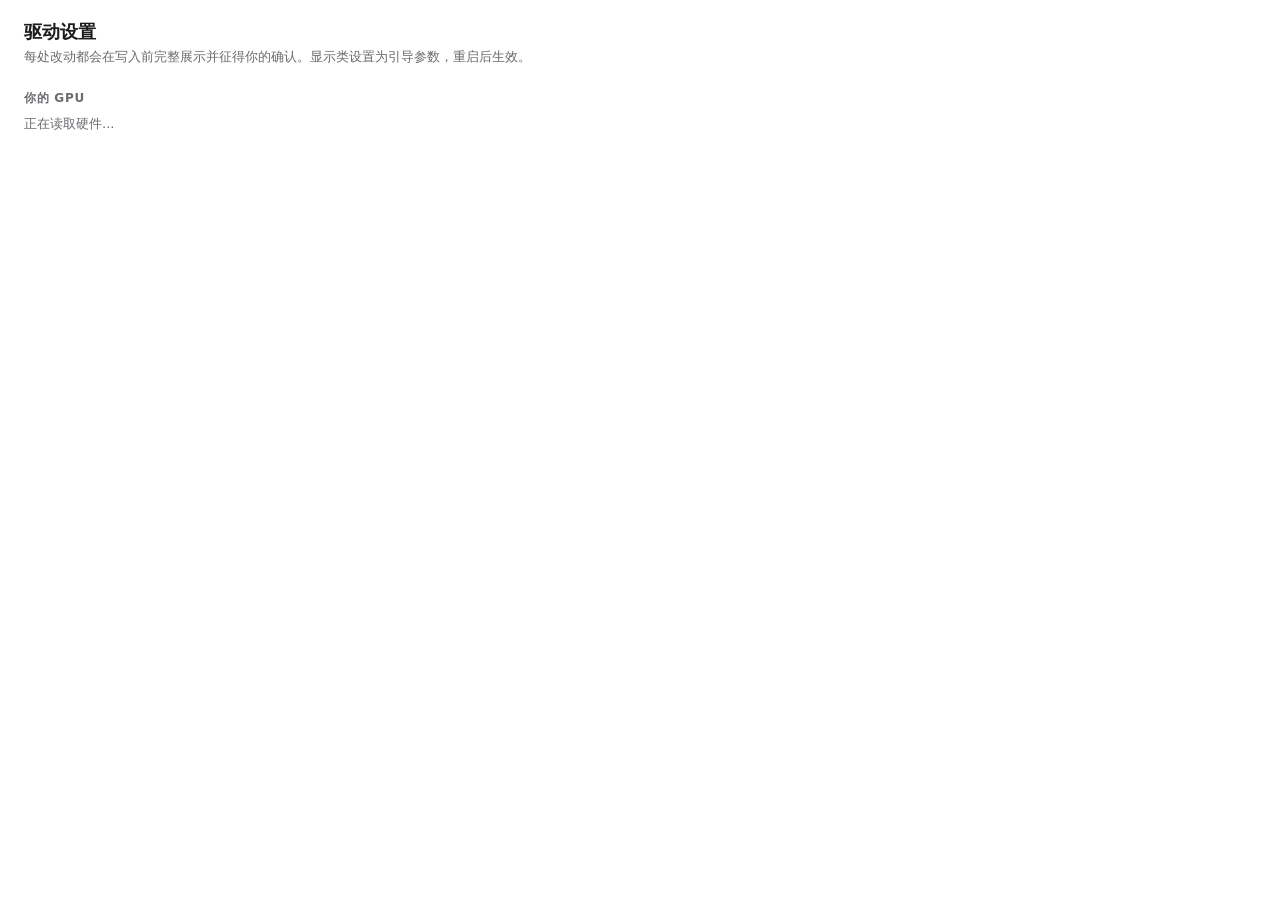
<file: zh-CN/mac-resources/settings.html>
<!doctype html>
<html lang="zh-CN"><head><meta charset="utf-8"><meta name="viewport" content="width=device-width,initial-scale=1">
<title>驱动设置</title>
<style>
:root{--bg:#fff;--fg:#1c1c1e;--mut:#6b6b70;--line:#d9d9de;--card:#f5f5f7;--acc:#5b4bd6;--bad:#c0392b;--ok:#1e8e4e}
@media (prefers-color-scheme:dark){:root{--bg:#161618;--fg:#f2f2f5;--mut:#9a9aa2;--line:#3a3a40;--card:#1f1f23;--acc:#9a8cff;--bad:#ff7b6b;--ok:#4fd18b}}
*{box-sizing:border-box}body{margin:0;padding:20px 24px;background:var(--bg);color:var(--fg);font:13px -apple-system,system-ui,sans-serif}
h1{font-size:18px;margin:0 0 4px}h2{font-size:12px;letter-spacing:.06em;text-transform:uppercase;color:var(--mut);margin:24px 0 8px}
p.lead{color:var(--mut);margin:0 0 8px}.card{background:var(--card);border:1px solid var(--line);border-radius:8px;padding:10px 12px;margin-bottom:8px}
.row{display:grid;grid-template-columns:1fr auto;gap:6px 12px;align-items:center}.t{font-weight:600}.h{color:var(--mut);grid-column:1/-1}
.msg{grid-column:1/-1;min-height:1em}.msg.bad{color:var(--bad)}.msg.ok{color:var(--ok)}
select,input[type=text],input[type=number]{font:inherit;color:var(--fg);background:var(--bg);border:1px solid var(--line);border-radius:6px;padding:4px 6px}
button{font:inherit;border:1px solid var(--acc);color:var(--acc);background:transparent;border-radius:6px;padding:4px 12px;cursor:pointer}
button:disabled{opacity:.4;cursor:default}.gpu{font-family:ui-monospace,Menlo,monospace;font-size:12px}.fact{color:var(--mut)}
.mask label{margin-right:10px}.warn{color:var(--bad)}
</style></head><body>
<h1>驱动设置</h1>
<p class="lead">每处改动都会在写入前完整展示并征得你的确认。显示类设置为引导参数，重启后生效。</p>
<div id="warn" class="warn"></div>
<h2>你的 GPU</h2><div id="gpus"><p class="lead">正在读取硬件...</p></div>
<div id="groups"></div>
<script>
const NMS={on(m){if(m.event==='load')render(m.data);if(m.event==='result')result(m.data)}};
const post=o=>webkit.messageHandlers.nmset.postMessage(o);
const $=(t,c,x)=>{const e=document.createElement(t);if(c)e.className=c;if(x!==undefined)e.textContent=x;return e};
let displays=[];
function render(d){
  displays=d.displays||[];window.NMS_GPUS=d.gpus.length;
  if(!d.bootArgsSafe)document.getElementById('warn').textContent='当前的引导参数包含本面板无法改写的字符，因此显示设置在这里是只读的。';
  const g=document.getElementById('gpus');g.textContent='';
  if(!d.gpus.length)g.append($('p','lead','系统看不到任何 NVIDIA GPU。'));
  d.gpus.forEach(x=>{const c=$('div','card');c.append($('div','gpu',x.line));
    const f=Object.entries(x.facts).map(([k,v])=>k.replace('nvrm-','')+': '+v).join('   ');if(f)c.append($('div','gpu fact',f));g.append(c)});
  const groups={};d.settings.forEach(s=>(groups[s.group]=groups[s.group]||[]).push(s));
  const host=document.getElementById('groups');host.textContent='';
  for(const [name,list] of Object.entries(groups)){host.append($('h2',null,name));list.forEach(s=>host.append(row(s,d.bootArgsSafe)))}
}
function row(s,safe){
  const c=$('div','card row');c.id='s-'+s.id;c.append($('div','t',s.title));
  const ctl=$('div');let get;
  if(s.id==='surround'){
    const m=$('span','mask');const boxes=[];
    for(let i=0;i<8;i++){const l=$('label');const b=document.createElement('input');b.type='checkbox';boxes.push(b);l.append(b,' '+i);m.append(l)}
    const cur=/^\d+$/.test(s.current)?parseInt(s.current):0;boxes.forEach((b,i)=>b.checked=!!(cur&(1<<i)));
    ctl.append(m);get=()=>{const v=boxes.reduce((a,b,i)=>a|(b.checked?1<<i:0),0);return v?String(v):'default'};
  }else if(s.id==='card'){
    const box=$('div');const n=Math.max(1,Math.min(8,(window.NMS_GPUS||1)));
    const sel=(v)=>{const e=document.createElement('select');for(let i=0;i<8;i++){const o=document.createElement('option');o.value=String(i);o.textContent=i===0?'0 (主卡)':String(i);e.append(o)}e.value=v;return e};
    const parsed={def:null,apps:[]};
    if(s.current!=='default'){if(/^[0-7]$/.test(s.current))parsed.def=s.current;else s.current.split(',').forEach(t=>{const [k,v]=t.split('=');if(k==='*')parsed.def=v;else if(k&&v)parsed.apps.push([k,v])})}
    const defRow=$('div');const defSel=sel(parsed.def===null?'0':parsed.def);const defOn=document.createElement('input');defOn.type='checkbox';defOn.checked=parsed.def!==null;
    defRow.append(defOn,' 其余所有应用使用卡 ',defSel);box.append(defRow);
    const list=$('div');box.append(list);
    const addRow=(name,card)=>{const r=$('div');const t=document.createElement('input');t.type='text';t.placeholder='可执行文件名';t.value=name;t.size=16;const c=sel(card);const x=$('button',null,'移除');x.onclick=()=>r.remove();r.append(t,' 使用卡 ',c,' ',x);list.append(r)};
    parsed.apps.forEach(([k,v])=>addRow(k,v));
    const add=$('button',null,'添加应用');add.onclick=()=>addRow('','1');box.append(add);
    box.append($('div','h','本机检测到 '+n+' 张 NVIDIA 卡。第一张之外的卡需要开启「多张 NVIDIA 卡」设置并重启。'));
    ctl.append(box);
    get=()=>{const parts=[];list.querySelectorAll('div').forEach(r=>{const name=r.querySelector('input').value.trim();if(name)parts.push(name+'='+r.querySelector('select').value)});
      if(defOn.checked)parts.push('*='+defSel.value);
      if(!parts.length)return 'default';
      if(parts.length===1&&defOn.checked)return defSel.value;
      return parts.join(',')};
  }else if(s.kind==='bool'||s.kind==='enum'){
    const OPT={default:'默认',on:'开启',off:'关闭',rgb:'RGB',ycbcr422:'YCbCr 4:2:2',ycbcr444:'YCbCr 4:4:4',full:'全范围（0–255）',limited:'受限范围（16–235）','6':'6 位','8':'8 位','10':'10 位','12':'12 位'};
    const sel=document.createElement('select');const names=s.kind==='enum'?Object.keys(s.valueMap):[];const opts=['default'].concat(s.kind==='bool'?['on','off']:names);
    opts.forEach(o=>{const e=document.createElement('option');e.value=o;e.textContent=OPT[o]||o;sel.append(e)});
    const cv=s.current;sel.value=cv==='1'&&s.kind==='bool'?'on':cv==='0'&&s.kind==='bool'?'off':(s.kind==='enum'?(names.find(k=>s.valueMap[k]===cv)||'default'):'default');
    ctl.append(sel);get=()=>sel.value;
  }else{
    const inp=document.createElement('input');inp.type='text';inp.value=s.current==='default'?'':s.current;inp.placeholder='默认';inp.size=18;
    ctl.append(inp);get=()=>inp.value.trim()||'default';
  }
  const btn=$('button',null,'应用');btn.disabled=(s.where==='bootarg'&&!safe);
  btn.onclick=()=>{c.querySelector('.msg').className='msg';c.querySelector('.msg').textContent='';post({act:'apply',id:s.id,value:get()})};
  const right=$('div');right.style.display='flex';right.style.gap='8px';right.append(ctl,btn);c.append(right);
  c.append($('div','h',s.help+(s.where==='bootarg'?'（需重启）':'')));
  if(s.id==='surround'&&displays.length)c.append($('div','h','当前已连接的显示器：'+displays.join('、')+'。请勾选组成同一个屏幕的帧缓冲编号。'));
  c.append($('div','msg'));return c}
const MSG={"Cancelled. Nothing was changed.": "已取消，未做任何改动。", "Nothing was changed.": "未做任何改动。"};
function result(r){const c=document.getElementById('s-'+r.id);if(!c)return;const m=c.querySelector('.msg');m.className='msg '+(r.ok?'ok':'bad');m.textContent=MSG[r.message]||r.message}
post({act:'load'});
</script></body></html>
</file>
<file: mac/Resources/app.css>
/* 1401 for Mac: the NullMoth theme (the site's purples, cyan and amber) as glass over the site's drifting starfield.
   Colours are tokens on .desk; .desk.light swaps them. Stars live inside the window, which is the app; around it is
   the user's own desktop. */
.desk{--text:#e6ddf3;--muted:#a898c2;--soft:#cbbfe0;--link:#c9a3ff;--line:#3b1f5f;--hi:#8b5cc8;--lo:#13081f;--glass:rgba(21,10,36,.5);--glass2:rgba(29,15,49,.6);--well:rgba(0,0,0,.35);--well2:rgba(0,0,0,.55);--ink:#000;--accent:#b98aff;--on-accent:#0b0613;--sel:rgba(124,63,208,.35);--sel-line:#b98aff;--cyan:#58e6ea;--cyan-bg:rgba(88,230,234,.14);--cyan-line:rgba(88,230,234,.45);--cyan-soft:#d6fbfc;--amber:#ffcf70;--amber-bg:rgba(255,207,112,.14);--amber-line:rgba(255,207,112,.45);--amber-soft:#ffe3b0;--btn-a:rgba(92,40,163,.9);--btn-b:rgba(42,17,80,.9);--btn-text:#fff;--btn-hi:rgba(185,138,255,.7);--go-a:#d4b4ff;--go-b:#9a63f0;--go-text:#0b0613;--go-glow:rgba(185,138,255,.45);--title-bg:rgba(11,6,19,.88);--stripe-a:rgba(185,138,255,.32);--stripe-b:rgba(11,6,19,.35);--desk-bg:#000;--star:#fff;--star2:#c9a3ff;--star3:#58e6ea;--neb1:rgba(124,63,208,.6);--neb2:rgba(88,230,234,.3);--neb3:rgba(229,155,255,.32);--scan:rgba(0,0,0,.14);--shadow:rgba(0,0,0,.75);--edge:rgba(255,255,255,.24)}
.desk.light{--text:#1a0d2e;--muted:#56466f;--soft:#3d2f57;--link:#6a2fc0;--line:#c9b6ea;--hi:#ffffff;--lo:#b9a3dd;--glass:rgba(255,255,255,.55);--glass2:rgba(255,255,255,.66);--well:rgba(124,63,208,.08);--well2:rgba(255,255,255,.88);--ink:#ffffff;--accent:#7c3fd0;--on-accent:#ffffff;--sel:rgba(124,63,208,.14);--sel-line:#7c3fd0;--cyan:#0b6b70;--cyan-bg:rgba(88,230,234,.22);--cyan-line:rgba(11,107,112,.4);--cyan-soft:#0b4f53;--amber:#7a4f00;--amber-bg:rgba(255,207,112,.32);--amber-line:rgba(122,79,0,.35);--amber-soft:#5c3b00;--btn-a:rgba(255,255,255,.95);--btn-b:rgba(226,214,247,.95);--btn-text:#2a1150;--btn-hi:#ffffff;--go-a:#9a63f0;--go-b:#6a2fc0;--go-text:#ffffff;--go-glow:rgba(124,63,208,.3);--title-bg:rgba(255,255,255,.9);--stripe-a:rgba(255,255,255,.85);--stripe-b:rgba(185,138,255,.3);--desk-bg:#efe8fb;--star:#b98aff;--star2:#7c3fd0;--star3:#3fa9ae;--neb1:rgba(185,138,255,.55);--neb2:rgba(88,230,234,.4);--neb3:rgba(229,155,255,.45);--scan:rgba(124,63,208,.04);--shadow:rgba(60,20,110,.28);--edge:rgba(255,255,255,.95)}
.desk{--s1:#cdb6ff;--s2:#ffffff;--s3:#d9c8ff;--s4:#8e6ad0;--s5:#b89cff;--s6:#58e6ea}
.desk.light{--s1:#9a63f0;--s2:#7c3fd0;--s3:#b98aff;--s4:#6a2fc0;--s5:#9a63f0;--s6:#2f9a9f}
.sky{position:absolute;inset:-620px;z-index:0;pointer-events:none;will-change:transform,opacity}
.sky1{background-image:radial-gradient(3px 3px at 23px 41px,var(--s1) 50%,transparent 51%),radial-gradient(3px 3px at 157px 12px,var(--s2) 50%,transparent 51%),radial-gradient(4px 4px at 201px 187px,var(--s3) 50%,transparent 51%),radial-gradient(3px 3px at 96px 118px,var(--s2) 50%,transparent 51%),radial-gradient(3px 3px at 188px 74px,var(--s5) 50%,transparent 51%),radial-gradient(3px 3px at 52px 205px,var(--s4) 50%,transparent 51%);background-size:240px 240px;animation:drift1 130s linear infinite,twinkle 5s ease-in-out infinite}
.sky2{background-image:radial-gradient(3px 3px at 91px 133px,var(--s4) 50%,transparent 51%),radial-gradient(3px 3px at 37px 97px,var(--s2) 50%,transparent 51%),radial-gradient(3px 3px at 131px 21px,var(--s5) 50%,transparent 51%),radial-gradient(3px 3px at 158px 162px,var(--s1) 50%,transparent 51%),radial-gradient(3px 3px at 12px 54px,var(--s3) 50%,transparent 51%);background-size:180px 180px;animation:drift2 185s linear infinite,twinkle 7.5s ease-in-out -3s infinite}
.sky3{background-image:radial-gradient(5px 5px at 61px 211px,var(--s2) 50%,transparent 51%),radial-gradient(4px 4px at 251px 71px,var(--s6) 50%,transparent 51%),radial-gradient(3px 3px at 171px 143px,var(--s1) 50%,transparent 51%),radial-gradient(3px 3px at 218px 262px,var(--s5) 50%,transparent 51%),radial-gradient(3px 3px at 114px 28px,var(--s2) 50%,transparent 51%),radial-gradient(4px 4px at 284px 190px,var(--s3) 50%,transparent 51%);background-size:300px 300px;animation:drift3 250s linear infinite,twinkle 11s ease-in-out -6s infinite}
@keyframes drift1{to{transform:translate3d(-480px,240px,0)}}
@keyframes drift2{to{transform:translate3d(-360px,180px,0)}}
@keyframes drift3{to{transform:translate3d(-600px,300px,0)}}
@keyframes twinkle{0%,100%{opacity:1}50%{opacity:.35}}
@media (prefers-reduced-motion:reduce){.sky{animation:none}}
.desk{--win-bg:rgba(8,3,16,.45)}
.desk.light{--win-bg:rgba(250,247,255,.5)}
.theme{margin-left:auto;position:relative;width:46px;height:22px;padding:0 5px;border-radius:999px;border:1px solid var(--line);cursor:pointer;display:flex;align-items:center;justify-content:space-between;background:var(--well2);box-shadow:inset 0 1px 2px rgba(0,0,0,.35)}
.theme svg{width:11px;height:11px;fill:none;stroke:var(--muted);stroke-width:1.2;stroke-linecap:round}
.theme .moon{fill:var(--muted);stroke:none}
.knob{position:absolute;top:2px;left:2px;width:16px;height:16px;border-radius:50%;background:linear-gradient(180deg,var(--go-a),var(--go-b));box-shadow:0 1px 2px rgba(0,0,0,.4),inset 0 1px 0 rgba(255,255,255,.6);transition:transform .2s}
.desk.light .knob{transform:translateX(24px)}
html,body{margin:0;height:100%;overflow:hidden}
.desk{position:fixed;inset:0;display:flex;flex-direction:column;overflow:hidden;font:14px/1.5 -apple-system,"SF Pro Text",Verdana,Geneva,sans-serif;color:var(--text);background-color:var(--desk-bg);background-image:radial-gradient(circle at 14% 20%,var(--neb1) 0,transparent 40%),radial-gradient(circle at 86% 82%,var(--neb2) 0,transparent 38%),radial-gradient(circle at 68% 6%,var(--neb3) 0,transparent 34%)}
.desk::after{content:"";position:absolute;inset:0;pointer-events:none;z-index:3;background:repeating-linear-gradient(to bottom,transparent 0 2px,var(--scan) 2px 3px)}
.desk>:not(.sky){position:relative;z-index:1}
.desk a{color:var(--link)}
/* the title bar: the window's own close / minimise / zoom buttons sit on its left (full-size content view) */
.bar{flex:none;height:38px;display:flex;align-items:center;gap:8px;padding:0 14px 0 84px;background:repeating-linear-gradient(180deg,var(--stripe-a) 0 1px,var(--stripe-b) 1px 2px);border-bottom:1px solid var(--line);box-shadow:inset 0 1px 0 var(--edge)}
.ttl{position:absolute;left:50%;transform:translateX(-50%);padding:2px 14px;font:bold 16px "Times New Roman",Times,serif;letter-spacing:.3px;color:var(--text);background:var(--title-bg);border-radius:6px;box-shadow:inset 0 0 0 1px var(--line);white-space:nowrap}
.main{flex:1;display:flex;gap:14px;padding:14px;min-height:0;background:var(--win-bg)}
.pane{border-radius:12px;background:var(--glass);-webkit-backdrop-filter:blur(2px);backdrop-filter:blur(2px);box-shadow:inset 0 1px 0 var(--edge),inset 0 0 0 1px var(--line)}
.side{width:220px;flex:none;display:flex;flex-direction:column;gap:4px;padding:10px}
.nav{display:flex;align-items:center;gap:10px;min-height:40px;padding:0 12px;border:0;border-radius:9px;background:transparent;font:14px -apple-system,Verdana,sans-serif;color:var(--text);text-align:left;cursor:pointer}
.nav:hover{background:var(--well)}
.nav.on{background:var(--sel);box-shadow:inset 0 0 0 1px var(--sel-line),inset 0 1px 0 var(--edge);font-weight:bold}
.count{margin-left:auto;font:bold 12px "Courier New",Courier,monospace;padding:1px 7px;border-radius:9px;background:#ffcf70;color:#0b0613}
svg.i{width:18px;height:18px;flex:none;fill:none;stroke:currentColor;stroke-width:1.6;stroke-linecap:round;stroke-linejoin:round}
.sidefoot{margin-top:auto;padding:12px;border-radius:10px;background:var(--well);font-size:12px;line-height:1.6;color:var(--muted)}
.content{flex:1;min-width:0;overflow-y:auto;padding:4px 6px 20px 4px}
.content section{display:flex;flex-direction:column;gap:12px}
[hidden]{display:none!important}
h1{margin:0;font:bold 32px "Times New Roman",Times,serif;color:var(--text)}
.head{display:flex;align-items:flex-end;gap:16px}.head>div{flex:1}
.lede{margin:4px 0 0;color:var(--muted)}
.card{padding:14px 16px}
.card p{margin:6px 0}
.sh{margin:0 0 4px!important;font:bold 12px "Courier New",Courier,monospace;letter-spacing:1px;text-transform:uppercase;color:var(--muted)}
.row{display:flex;flex-wrap:wrap;align-items:center;gap:8px}
.small{font-size:12px;color:var(--muted)}
.legal{font-size:11px;color:var(--muted);text-align:center}
.b{font:bold 13px -apple-system,Verdana,sans-serif;min-height:36px;padding:0 16px;border-radius:10px;border:1px solid var(--lo);background:linear-gradient(180deg,var(--btn-a),var(--btn-b));box-shadow:inset 1px 1px 0 var(--btn-hi),inset -1px -1px 0 var(--lo),0 2px 0 var(--shadow);color:var(--btn-text);cursor:pointer}
.b.go{background:linear-gradient(180deg,var(--go-a),var(--go-b));color:var(--go-text);box-shadow:inset 1px 1px 0 rgba(255,255,255,.7),inset -1px -1px 0 #4b1f86,0 2px 0 var(--shadow),0 0 18px var(--go-glow)}
.b:disabled{opacity:.45;cursor:default;box-shadow:none}
.b:active:not(:disabled){transform:translateY(1px)}
select{font:13px "Courier New",Courier,monospace;color:var(--text);background:var(--well2);border:1px solid var(--line);border-radius:6px;padding:4px}
.good{color:var(--cyan);font-weight:bold}.bad{color:#ff7092;font-weight:bold}.warn{color:var(--amber);font-weight:bold}
.desk.light .bad{color:#b0003a}
/* This Mac: two columns of label / value */
table.pc{width:100%;border-collapse:separate;border-spacing:0 4px}
table.pc caption{text-align:left;font:bold 12px "Courier New",Courier,monospace;letter-spacing:1px;text-transform:uppercase;color:var(--muted);padding:0 0 4px}
table.pc th,table.pc td{padding:8px 12px;background:var(--glass2);text-align:left;vertical-align:top}
table.pc th{width:28%;font:bold 12px "Courier New",Courier,monospace;letter-spacing:1px;text-transform:uppercase;color:var(--muted);border-radius:10px 0 0 10px;box-shadow:inset 1px 0 0 var(--line),inset 0 1px 0 var(--line),inset 0 -1px 0 var(--line)}
table.pc td{border-radius:0 10px 10px 0;box-shadow:inset -1px 0 0 var(--line),inset 0 1px 0 var(--line),inset 0 -1px 0 var(--line)}
table.ports th{width:auto;border-radius:0}table.ports td{border-radius:0}
.ports td.on{color:var(--cyan);font-weight:bold}.ports td.off{color:var(--muted)}
/* steps */
.todo{margin:6px 0;padding-left:22px}
.todo li{margin:0 0 10px}
.todo li.done b::after{content:"  [done]";color:var(--cyan);font:bold 11px "Courier New",Courier,monospace}
.todo li.now b{color:var(--accent)}
#log{margin:0;height:220px;overflow:auto;padding:8px;border-radius:10px;background:var(--ink);box-shadow:inset 0 0 0 1px var(--line);color:var(--cyan);font:12px/1.35 "Courier New",Courier,monospace;white-space:pre-wrap}
#log .c{color:var(--amber)}#log .k{color:var(--cyan)}#log .x{color:#ff7092;font-weight:bold}#log .s{color:var(--text);font-weight:bold}
#odr{white-space:pre-line}
/* Check my EFI: one card per issue */
#efiout{display:flex;flex-direction:column;gap:10px}
#efiout details{padding:14px 16px;border-radius:12px;background:var(--glass2);box-shadow:inset 0 1px 0 var(--edge),inset 0 0 0 1px var(--line)}
#efiout summary{cursor:pointer;font-size:16px;list-style:none}
#efiout summary::before{content:"!";display:inline-block;margin-right:10px;padding:0 8px;border-radius:999px;font:bold 12px "Courier New",Courier,monospace;background:var(--amber-bg);color:var(--amber);box-shadow:inset 0 0 0 1px var(--amber-line)}
#efiout ol{margin:10px 0 0;padding:10px 14px 10px 32px;border-radius:10px;background:var(--well2);box-shadow:inset 0 0 0 1px var(--line)}
#efiout>p{color:var(--muted);font-size:13px}
#efiout .now{margin:8px 0 0;padding:8px 12px;border-radius:10px;background:var(--amber-bg);box-shadow:inset 0 0 0 1px var(--amber-line);font:13px "Courier New",Courier,monospace;color:var(--text)}
.theme svg{flex:none}
/* AI 日志解析（汉化版新增） */
.ai-in{display:block;width:100%;box-sizing:border-box;min-height:170px;resize:vertical;padding:10px 12px;border-radius:10px;border:1px solid var(--line);background:var(--well2);color:var(--text);font:12px/1.5 "Courier New",Courier,monospace;white-space:pre;overflow:auto}
.ai-in::placeholder{color:var(--muted);white-space:pre-wrap}
.ai-gap{margin-top:10px}
.ai-hide{display:none}
.ai-clip{position:fixed;left:-9999px;top:0;opacity:0}
.ai-over{box-shadow:inset 0 0 0 2px var(--sel-line),inset 0 1px 0 var(--edge),inset 0 0 0 1px var(--line)}
.ai-det{margin:10px 0 0;padding:10px 14px;border-radius:10px;background:var(--well);box-shadow:inset 0 0 0 1px var(--line)}
.ai-det summary{cursor:pointer;font-weight:bold;color:var(--link);font-size:13px}
.ai-form{display:grid;grid-template-columns:repeat(2,minmax(0,1fr));gap:10px 14px;margin-top:12px}
.ai-lb{display:flex;flex-direction:column;gap:4px;font-size:12px;color:var(--muted)}
.ai-fld{width:100%;box-sizing:border-box;padding:6px 9px;border-radius:8px;border:1px solid var(--line);background:var(--well2);color:var(--text);font:12px/1.4 "Courier New",Courier,monospace}
select.ai-fld{font:13px -apple-system,Verdana,sans-serif}
.ai-sum{display:flex;flex-wrap:wrap;gap:8px;margin:8px 0 12px}
.ai-chip{padding:4px 11px;border-radius:999px;background:var(--well);box-shadow:inset 0 0 0 1px var(--line);font-size:12px;color:var(--text)}
.ai-hit{margin:10px 0;padding:11px 14px;border-radius:10px;background:var(--glass2);box-shadow:inset 0 0 0 1px var(--line);border-left:4px solid var(--muted)}
.ai-hit.l2{border-left-color:#ff7092}
.ai-hit.l1{border-left-color:var(--amber)}
.ai-hit.l0{border-left-color:var(--cyan)}
.ai-hit h3{margin:0 0 6px;font-size:14px;color:var(--text)}
.ai-hit .tag{margin-left:8px;font:bold 11px "Courier New",Courier,monospace;color:var(--muted)}
.ai-hit p{margin:6px 0;font-size:13px}
.ai-hit ol{margin:6px 0 0 18px;padding:0;font-size:13px}
.ai-hit li{margin:3px 0}
.ai-pre{margin:6px 0;padding:8px 10px;border-radius:8px;background:var(--ink);color:var(--cyan);font:11px/1.45 "Courier New",Courier,monospace;white-space:pre-wrap;word-break:break-all;overflow:auto;max-height:170px}
.ai-answer{padding:10px 14px;border-radius:10px;background:var(--well);font-size:13px;line-height:1.75;white-space:normal}
.ai-answer code{font:12px "Courier New",Courier,monospace;color:var(--link)}
.ai-li{margin:4px 0!important}
#aiout{display:flex;flex-direction:column;gap:10px}
</file>
<file: zh-CN/mac-resources/app.css>
/* 1401 for Mac: the NullMoth theme (the site's purples, cyan and amber) as glass over the site's drifting starfield.
   Colours are tokens on .desk; .desk.light swaps them. Stars live inside the window, which is the app; around it is
   the user's own desktop. */
.desk{--text:#e6ddf3;--muted:#a898c2;--soft:#cbbfe0;--link:#c9a3ff;--line:#3b1f5f;--hi:#8b5cc8;--lo:#13081f;--glass:rgba(21,10,36,.5);--glass2:rgba(29,15,49,.6);--well:rgba(0,0,0,.35);--well2:rgba(0,0,0,.55);--ink:#000;--accent:#b98aff;--on-accent:#0b0613;--sel:rgba(124,63,208,.35);--sel-line:#b98aff;--cyan:#58e6ea;--cyan-bg:rgba(88,230,234,.14);--cyan-line:rgba(88,230,234,.45);--cyan-soft:#d6fbfc;--amber:#ffcf70;--amber-bg:rgba(255,207,112,.14);--amber-line:rgba(255,207,112,.45);--amber-soft:#ffe3b0;--btn-a:rgba(92,40,163,.9);--btn-b:rgba(42,17,80,.9);--btn-text:#fff;--btn-hi:rgba(185,138,255,.7);--go-a:#d4b4ff;--go-b:#9a63f0;--go-text:#0b0613;--go-glow:rgba(185,138,255,.45);--title-bg:rgba(11,6,19,.88);--stripe-a:rgba(185,138,255,.32);--stripe-b:rgba(11,6,19,.35);--desk-bg:#000;--star:#fff;--star2:#c9a3ff;--star3:#58e6ea;--neb1:rgba(124,63,208,.6);--neb2:rgba(88,230,234,.3);--neb3:rgba(229,155,255,.32);--scan:rgba(0,0,0,.14);--shadow:rgba(0,0,0,.75);--edge:rgba(255,255,255,.24)}
.desk.light{--text:#1a0d2e;--muted:#56466f;--soft:#3d2f57;--link:#6a2fc0;--line:#c9b6ea;--hi:#ffffff;--lo:#b9a3dd;--glass:rgba(255,255,255,.55);--glass2:rgba(255,255,255,.66);--well:rgba(124,63,208,.08);--well2:rgba(255,255,255,.88);--ink:#ffffff;--accent:#7c3fd0;--on-accent:#ffffff;--sel:rgba(124,63,208,.14);--sel-line:#7c3fd0;--cyan:#0b6b70;--cyan-bg:rgba(88,230,234,.22);--cyan-line:rgba(11,107,112,.4);--cyan-soft:#0b4f53;--amber:#7a4f00;--amber-bg:rgba(255,207,112,.32);--amber-line:rgba(122,79,0,.35);--amber-soft:#5c3b00;--btn-a:rgba(255,255,255,.95);--btn-b:rgba(226,214,247,.95);--btn-text:#2a1150;--btn-hi:#ffffff;--go-a:#9a63f0;--go-b:#6a2fc0;--go-text:#ffffff;--go-glow:rgba(124,63,208,.3);--title-bg:rgba(255,255,255,.9);--stripe-a:rgba(255,255,255,.85);--stripe-b:rgba(185,138,255,.3);--desk-bg:#efe8fb;--star:#b98aff;--star2:#7c3fd0;--star3:#3fa9ae;--neb1:rgba(185,138,255,.55);--neb2:rgba(88,230,234,.4);--neb3:rgba(229,155,255,.45);--scan:rgba(124,63,208,.04);--shadow:rgba(60,20,110,.28);--edge:rgba(255,255,255,.95)}
.desk{--s1:#cdb6ff;--s2:#ffffff;--s3:#d9c8ff;--s4:#8e6ad0;--s5:#b89cff;--s6:#58e6ea}
.desk.light{--s1:#9a63f0;--s2:#7c3fd0;--s3:#b98aff;--s4:#6a2fc0;--s5:#9a63f0;--s6:#2f9a9f}
.sky{position:absolute;inset:-620px;z-index:0;pointer-events:none;will-change:transform,opacity}
.sky1{background-image:radial-gradient(3px 3px at 23px 41px,var(--s1) 50%,transparent 51%),radial-gradient(3px 3px at 157px 12px,var(--s2) 50%,transparent 51%),radial-gradient(4px 4px at 201px 187px,var(--s3) 50%,transparent 51%),radial-gradient(3px 3px at 96px 118px,var(--s2) 50%,transparent 51%),radial-gradient(3px 3px at 188px 74px,var(--s5) 50%,transparent 51%),radial-gradient(3px 3px at 52px 205px,var(--s4) 50%,transparent 51%);background-size:240px 240px;animation:drift1 130s linear infinite,twinkle 5s ease-in-out infinite}
.sky2{background-image:radial-gradient(3px 3px at 91px 133px,var(--s4) 50%,transparent 51%),radial-gradient(3px 3px at 37px 97px,var(--s2) 50%,transparent 51%),radial-gradient(3px 3px at 131px 21px,var(--s5) 50%,transparent 51%),radial-gradient(3px 3px at 158px 162px,var(--s1) 50%,transparent 51%),radial-gradient(3px 3px at 12px 54px,var(--s3) 50%,transparent 51%);background-size:180px 180px;animation:drift2 185s linear infinite,twinkle 7.5s ease-in-out -3s infinite}
.sky3{background-image:radial-gradient(5px 5px at 61px 211px,var(--s2) 50%,transparent 51%),radial-gradient(4px 4px at 251px 71px,var(--s6) 50%,transparent 51%),radial-gradient(3px 3px at 171px 143px,var(--s1) 50%,transparent 51%),radial-gradient(3px 3px at 218px 262px,var(--s5) 50%,transparent 51%),radial-gradient(3px 3px at 114px 28px,var(--s2) 50%,transparent 51%),radial-gradient(4px 4px at 284px 190px,var(--s3) 50%,transparent 51%);background-size:300px 300px;animation:drift3 250s linear infinite,twinkle 11s ease-in-out -6s infinite}
@keyframes drift1{to{transform:translate3d(-480px,240px,0)}}
@keyframes drift2{to{transform:translate3d(-360px,180px,0)}}
@keyframes drift3{to{transform:translate3d(-600px,300px,0)}}
@keyframes twinkle{0%,100%{opacity:1}50%{opacity:.35}}
@media (prefers-reduced-motion:reduce){.sky{animation:none}}
.desk{--win-bg:rgba(8,3,16,.45)}
.desk.light{--win-bg:rgba(250,247,255,.5)}
.theme{margin-left:auto;position:relative;width:46px;height:22px;padding:0 5px;border-radius:999px;border:1px solid var(--line);cursor:pointer;display:flex;align-items:center;justify-content:space-between;background:var(--well2);box-shadow:inset 0 1px 2px rgba(0,0,0,.35)}
.theme svg{width:11px;height:11px;fill:none;stroke:var(--muted);stroke-width:1.2;stroke-linecap:round}
.theme .moon{fill:var(--muted);stroke:none}
.knob{position:absolute;top:2px;left:2px;width:16px;height:16px;border-radius:50%;background:linear-gradient(180deg,var(--go-a),var(--go-b));box-shadow:0 1px 2px rgba(0,0,0,.4),inset 0 1px 0 rgba(255,255,255,.6);transition:transform .2s}
.desk.light .knob{transform:translateX(24px)}
html,body{margin:0;height:100%;overflow:hidden}
.desk{position:fixed;inset:0;display:flex;flex-direction:column;overflow:hidden;font:14px/1.5 -apple-system,"SF Pro Text",Verdana,Geneva,sans-serif;color:var(--text);background-color:var(--desk-bg);background-image:radial-gradient(circle at 14% 20%,var(--neb1) 0,transparent 40%),radial-gradient(circle at 86% 82%,var(--neb2) 0,transparent 38%),radial-gradient(circle at 68% 6%,var(--neb3) 0,transparent 34%)}
.desk::after{content:"";position:absolute;inset:0;pointer-events:none;z-index:3;background:repeating-linear-gradient(to bottom,transparent 0 2px,var(--scan) 2px 3px)}
.desk>:not(.sky){position:relative;z-index:1}
.desk a{color:var(--link)}
/* the title bar: the window's own close / minimise / zoom buttons sit on its left (full-size content view) */
.bar{flex:none;height:38px;display:flex;align-items:center;gap:8px;padding:0 14px 0 84px;background:repeating-linear-gradient(180deg,var(--stripe-a) 0 1px,var(--stripe-b) 1px 2px);border-bottom:1px solid var(--line);box-shadow:inset 0 1px 0 var(--edge)}
.ttl{position:absolute;left:50%;transform:translateX(-50%);padding:2px 14px;font:bold 16px "Times New Roman",Times,serif;letter-spacing:.3px;color:var(--text);background:var(--title-bg);border-radius:6px;box-shadow:inset 0 0 0 1px var(--line);white-space:nowrap}
.main{flex:1;display:flex;gap:14px;padding:14px;min-height:0;background:var(--win-bg)}
.pane{border-radius:12px;background:var(--glass);-webkit-backdrop-filter:blur(2px);backdrop-filter:blur(2px);box-shadow:inset 0 1px 0 var(--edge),inset 0 0 0 1px var(--line)}
.side{width:220px;flex:none;display:flex;flex-direction:column;gap:4px;padding:10px}
.nav{display:flex;align-items:center;gap:10px;min-height:40px;padding:0 12px;border:0;border-radius:9px;background:transparent;font:14px -apple-system,Verdana,sans-serif;color:var(--text);text-align:left;cursor:pointer}
.nav:hover{background:var(--well)}
.nav.on{background:var(--sel);box-shadow:inset 0 0 0 1px var(--sel-line),inset 0 1px 0 var(--edge);font-weight:bold}
.count{margin-left:auto;font:bold 12px "Courier New",Courier,monospace;padding:1px 7px;border-radius:9px;background:#ffcf70;color:#0b0613}
svg.i{width:18px;height:18px;flex:none;fill:none;stroke:currentColor;stroke-width:1.6;stroke-linecap:round;stroke-linejoin:round}
.sidefoot{margin-top:auto;padding:12px;border-radius:10px;background:var(--well);font-size:12px;line-height:1.6;color:var(--muted)}
.content{flex:1;min-width:0;overflow-y:auto;padding:4px 6px 20px 4px}
.content section{display:flex;flex-direction:column;gap:12px}
[hidden]{display:none!important}
h1{margin:0;font:bold 32px "Times New Roman",Times,serif;color:var(--text)}
.head{display:flex;align-items:flex-end;gap:16px}.head>div{flex:1}
.lede{margin:4px 0 0;color:var(--muted)}
.card{padding:14px 16px}
.card p{margin:6px 0}
.sh{margin:0 0 4px!important;font:bold 12px "Courier New",Courier,monospace;letter-spacing:1px;text-transform:uppercase;color:var(--muted)}
.row{display:flex;flex-wrap:wrap;align-items:center;gap:8px}
.small{font-size:12px;color:var(--muted)}
.legal{font-size:11px;color:var(--muted);text-align:center}
.b{font:bold 13px -apple-system,Verdana,sans-serif;min-height:36px;padding:0 16px;border-radius:10px;border:1px solid var(--lo);background:linear-gradient(180deg,var(--btn-a),var(--btn-b));box-shadow:inset 1px 1px 0 var(--btn-hi),inset -1px -1px 0 var(--lo),0 2px 0 var(--shadow);color:var(--btn-text);cursor:pointer}
.b.go{background:linear-gradient(180deg,var(--go-a),var(--go-b));color:var(--go-text);box-shadow:inset 1px 1px 0 rgba(255,255,255,.7),inset -1px -1px 0 #4b1f86,0 2px 0 var(--shadow),0 0 18px var(--go-glow)}
.b:disabled{opacity:.45;cursor:default;box-shadow:none}
.b:active:not(:disabled){transform:translateY(1px)}
select{font:13px "Courier New",Courier,monospace;color:var(--text);background:var(--well2);border:1px solid var(--line);border-radius:6px;padding:4px}
.good{color:var(--cyan);font-weight:bold}.bad{color:#ff7092;font-weight:bold}.warn{color:var(--amber);font-weight:bold}
.desk.light .bad{color:#b0003a}
/* This Mac: two columns of label / value */
table.pc{width:100%;border-collapse:separate;border-spacing:0 4px}
table.pc caption{text-align:left;font:bold 12px "Courier New",Courier,monospace;letter-spacing:1px;text-transform:uppercase;color:var(--muted);padding:0 0 4px}
table.pc th,table.pc td{padding:8px 12px;background:var(--glass2);text-align:left;vertical-align:top}
table.pc th{width:28%;font:bold 12px "Courier New",Courier,monospace;letter-spacing:1px;text-transform:uppercase;color:var(--muted);border-radius:10px 0 0 10px;box-shadow:inset 1px 0 0 var(--line),inset 0 1px 0 var(--line),inset 0 -1px 0 var(--line)}
table.pc td{border-radius:0 10px 10px 0;box-shadow:inset -1px 0 0 var(--line),inset 0 1px 0 var(--line),inset 0 -1px 0 var(--line)}
table.ports th{width:auto;border-radius:0}table.ports td{border-radius:0}
.ports td.on{color:var(--cyan);font-weight:bold}.ports td.off{color:var(--muted)}
/* steps */
.todo{margin:6px 0;padding-left:22px}
.todo li{margin:0 0 10px}
.todo li.done b::after{content:"  [done]";color:var(--cyan);font:bold 11px "Courier New",Courier,monospace}
.todo li.now b{color:var(--accent)}
#log{margin:0;height:220px;overflow:auto;padding:8px;border-radius:10px;background:var(--ink);box-shadow:inset 0 0 0 1px var(--line);color:var(--cyan);font:12px/1.35 "Courier New",Courier,monospace;white-space:pre-wrap}
#log .c{color:var(--amber)}#log .k{color:var(--cyan)}#log .x{color:#ff7092;font-weight:bold}#log .s{color:var(--text);font-weight:bold}
#odr{white-space:pre-line}
/* Check my EFI: one card per issue */
#efiout{display:flex;flex-direction:column;gap:10px}
#efiout details{padding:14px 16px;border-radius:12px;background:var(--glass2);box-shadow:inset 0 1px 0 var(--edge),inset 0 0 0 1px var(--line)}
#efiout summary{cursor:pointer;font-size:16px;list-style:none}
#efiout summary::before{content:"!";display:inline-block;margin-right:10px;padding:0 8px;border-radius:999px;font:bold 12px "Courier New",Courier,monospace;background:var(--amber-bg);color:var(--amber);box-shadow:inset 0 0 0 1px var(--amber-line)}
#efiout ol{margin:10px 0 0;padding:10px 14px 10px 32px;border-radius:10px;background:var(--well2);box-shadow:inset 0 0 0 1px var(--line)}
#efiout>p{color:var(--muted);font-size:13px}
#efiout .now{margin:8px 0 0;padding:8px 12px;border-radius:10px;background:var(--amber-bg);box-shadow:inset 0 0 0 1px var(--amber-line);font:13px "Courier New",Courier,monospace;color:var(--text)}
.theme svg{flex:none}
/* AI 日志解析（汉化版新增） */
.ai-in{display:block;width:100%;box-sizing:border-box;min-height:170px;resize:vertical;padding:10px 12px;border-radius:10px;border:1px solid var(--line);background:var(--well2);color:var(--text);font:12px/1.5 "Courier New",Courier,monospace;white-space:pre;overflow:auto}
.ai-in::placeholder{color:var(--muted);white-space:pre-wrap}
.ai-gap{margin-top:10px}
.ai-hide{display:none}
.ai-clip{position:fixed;left:-9999px;top:0;opacity:0}
.ai-over{box-shadow:inset 0 0 0 2px var(--sel-line),inset 0 1px 0 var(--edge),inset 0 0 0 1px var(--line)}
.ai-det{margin:10px 0 0;padding:10px 14px;border-radius:10px;background:var(--well);box-shadow:inset 0 0 0 1px var(--line)}
.ai-det summary{cursor:pointer;font-weight:bold;color:var(--link);font-size:13px}
.ai-form{display:grid;grid-template-columns:repeat(2,minmax(0,1fr));gap:10px 14px;margin-top:12px}
.ai-lb{display:flex;flex-direction:column;gap:4px;font-size:12px;color:var(--muted)}
.ai-fld{width:100%;box-sizing:border-box;padding:6px 9px;border-radius:8px;border:1px solid var(--line);background:var(--well2);color:var(--text);font:12px/1.4 "Courier New",Courier,monospace}
select.ai-fld{font:13px -apple-system,Verdana,sans-serif}
.ai-sum{display:flex;flex-wrap:wrap;gap:8px;margin:8px 0 12px}
.ai-chip{padding:4px 11px;border-radius:999px;background:var(--well);box-shadow:inset 0 0 0 1px var(--line);font-size:12px;color:var(--text)}
.ai-hit{margin:10px 0;padding:11px 14px;border-radius:10px;background:var(--glass2);box-shadow:inset 0 0 0 1px var(--line);border-left:4px solid var(--muted)}
.ai-hit.l2{border-left-color:#ff7092}
.ai-hit.l1{border-left-color:var(--amber)}
.ai-hit.l0{border-left-color:var(--cyan)}
.ai-hit h3{margin:0 0 6px;font-size:14px;color:var(--text)}
.ai-hit .tag{margin-left:8px;font:bold 11px "Courier New",Courier,monospace;color:var(--muted)}
.ai-hit p{margin:6px 0;font-size:13px}
.ai-hit ol{margin:6px 0 0 18px;padding:0;font-size:13px}
.ai-hit li{margin:3px 0}
.ai-pre{margin:6px 0;padding:8px 10px;border-radius:8px;background:var(--ink);color:var(--cyan);font:11px/1.45 "Courier New",Courier,monospace;white-space:pre-wrap;word-break:break-all;overflow:auto;max-height:170px}
.ai-answer{padding:10px 14px;border-radius:10px;background:var(--well);font-size:13px;line-height:1.75;white-space:normal}
.ai-answer code{font:12px "Courier New",Courier,monospace;color:var(--link)}
.ai-li{margin:4px 0!important}
#aiout{display:flex;flex-direction:column;gap:10px}
</file>
